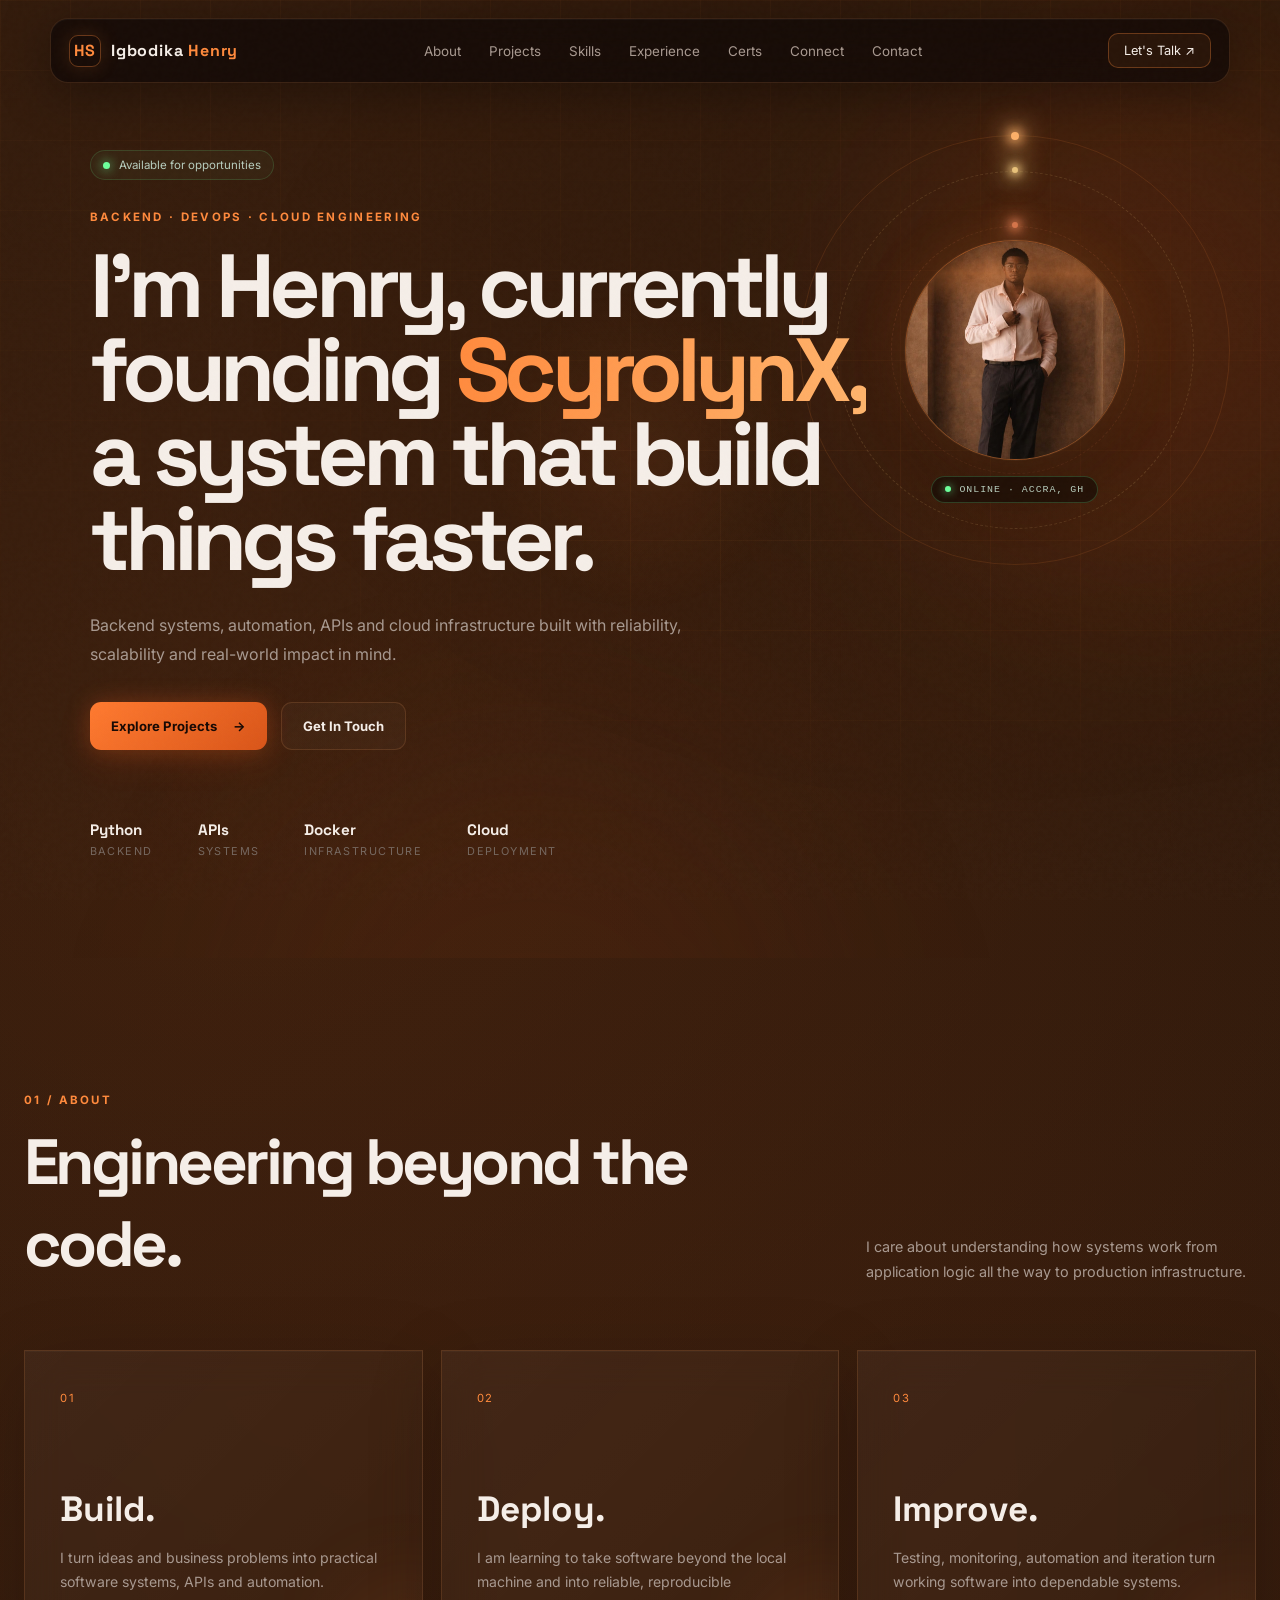
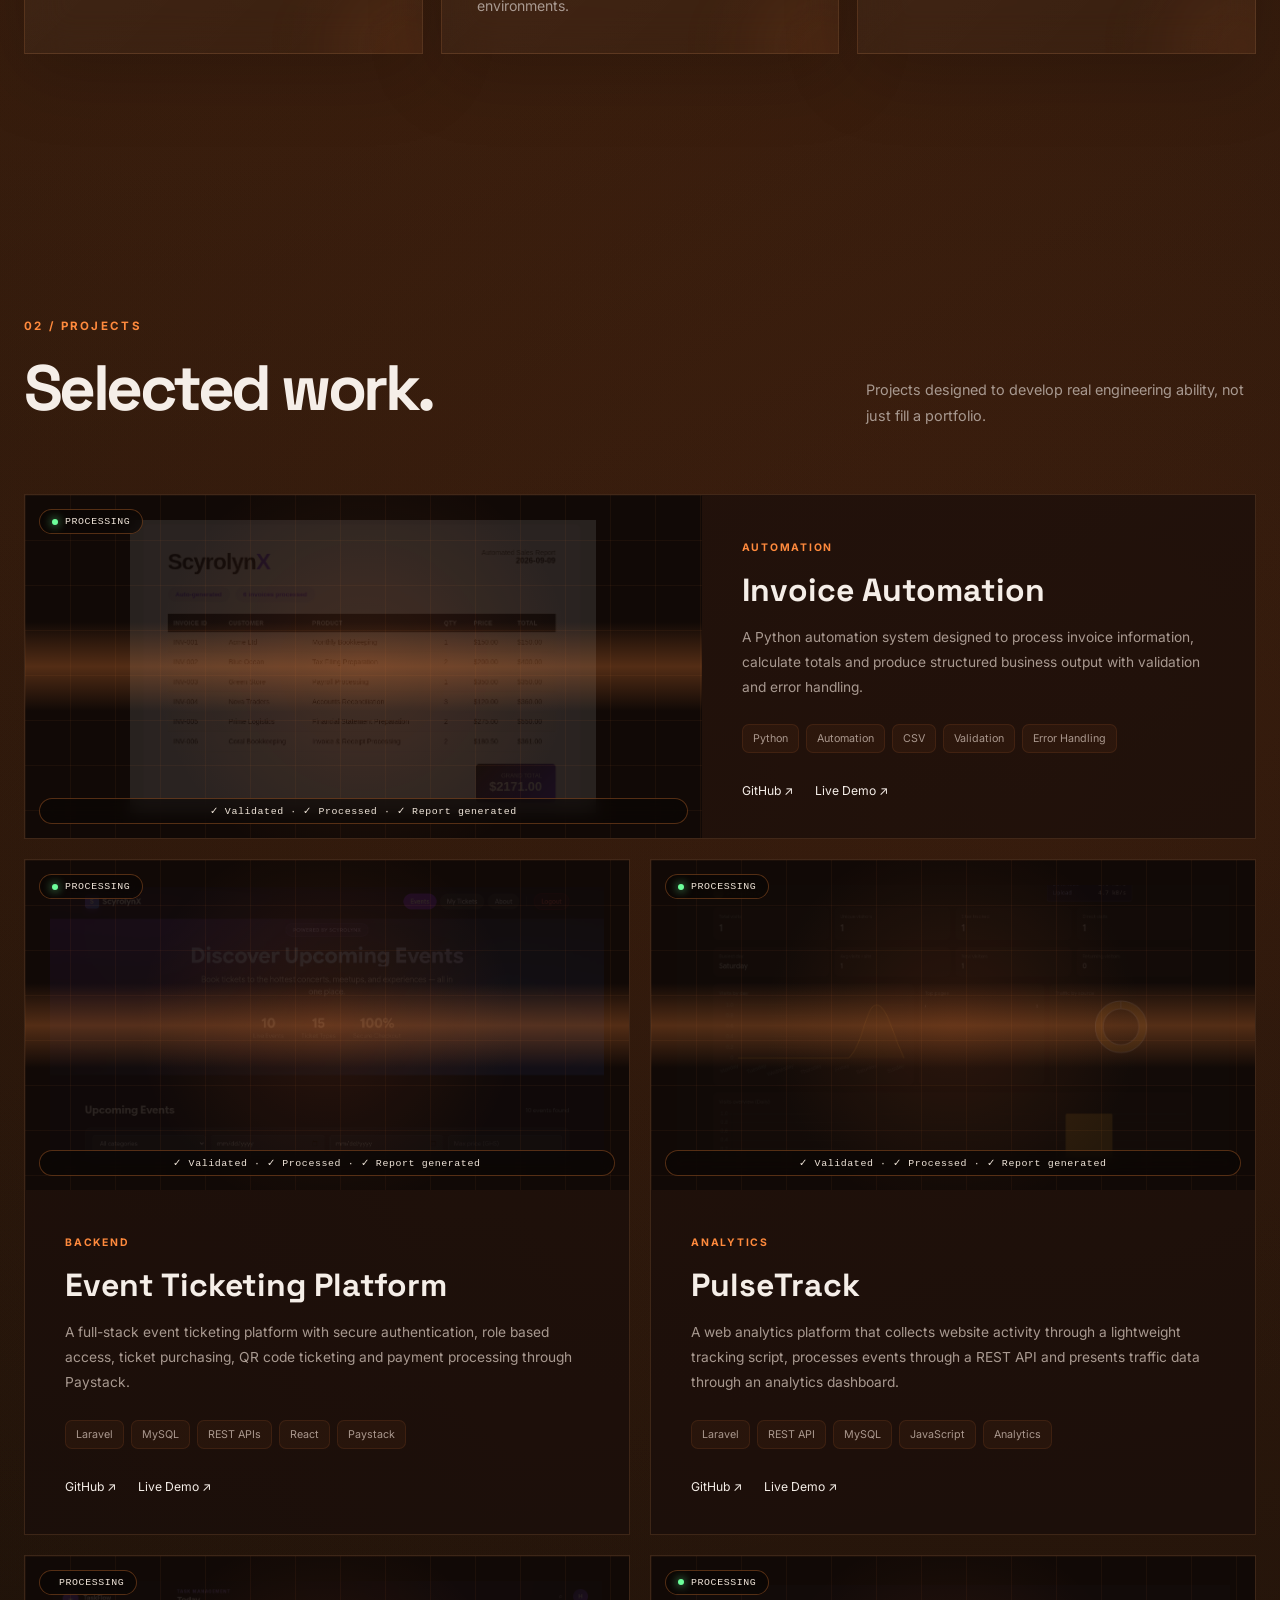
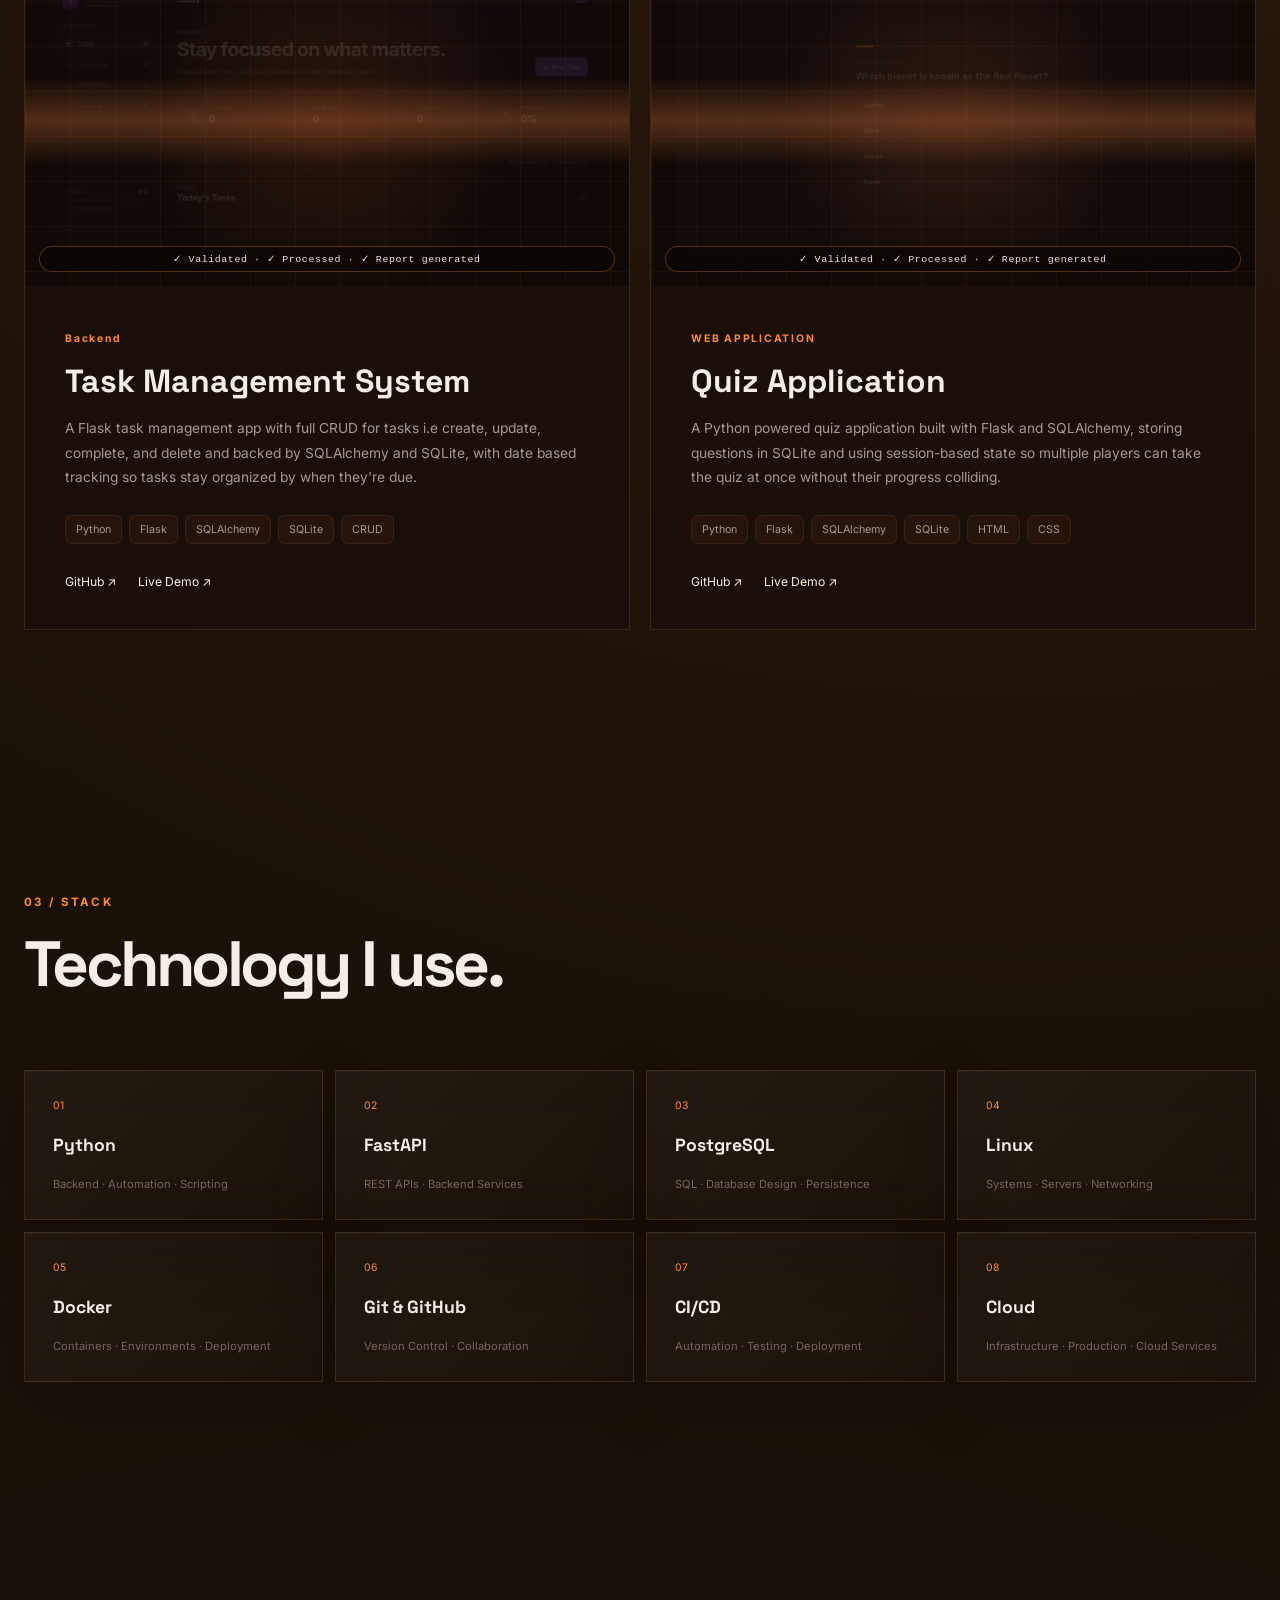
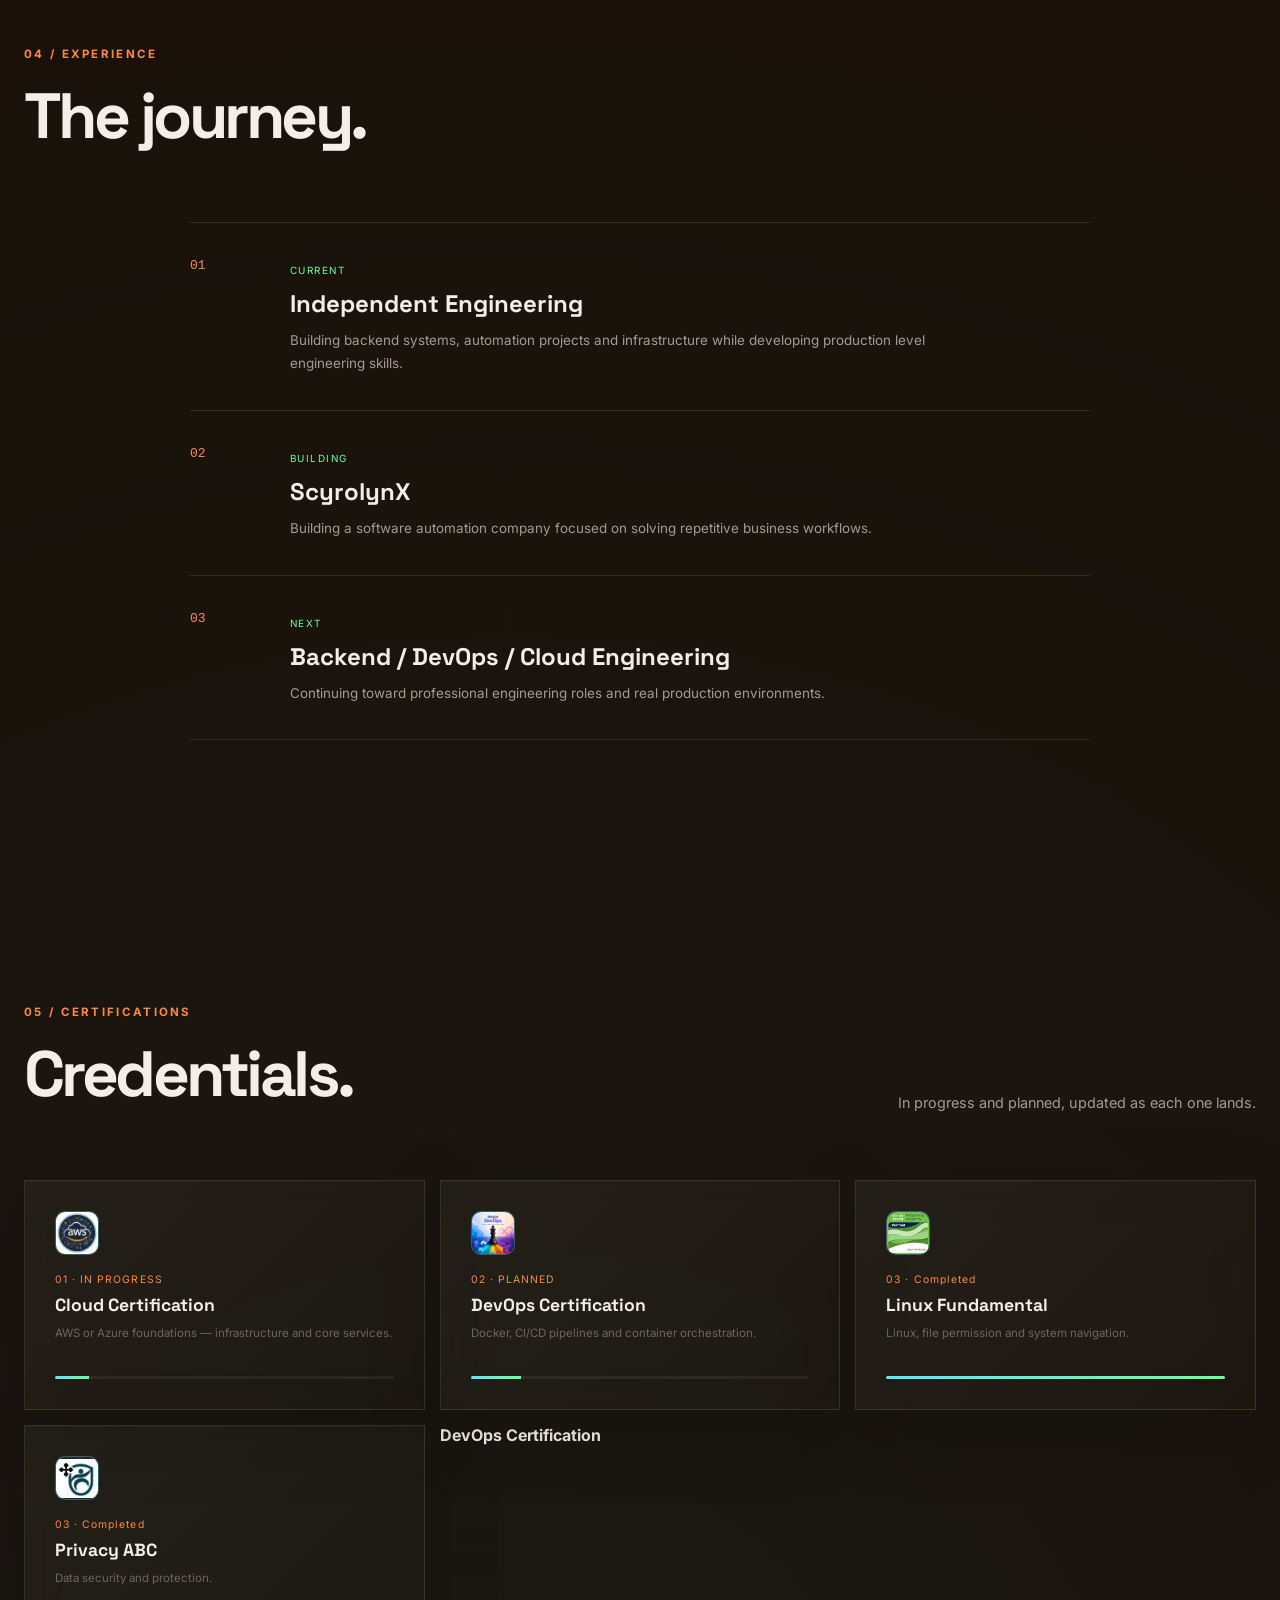
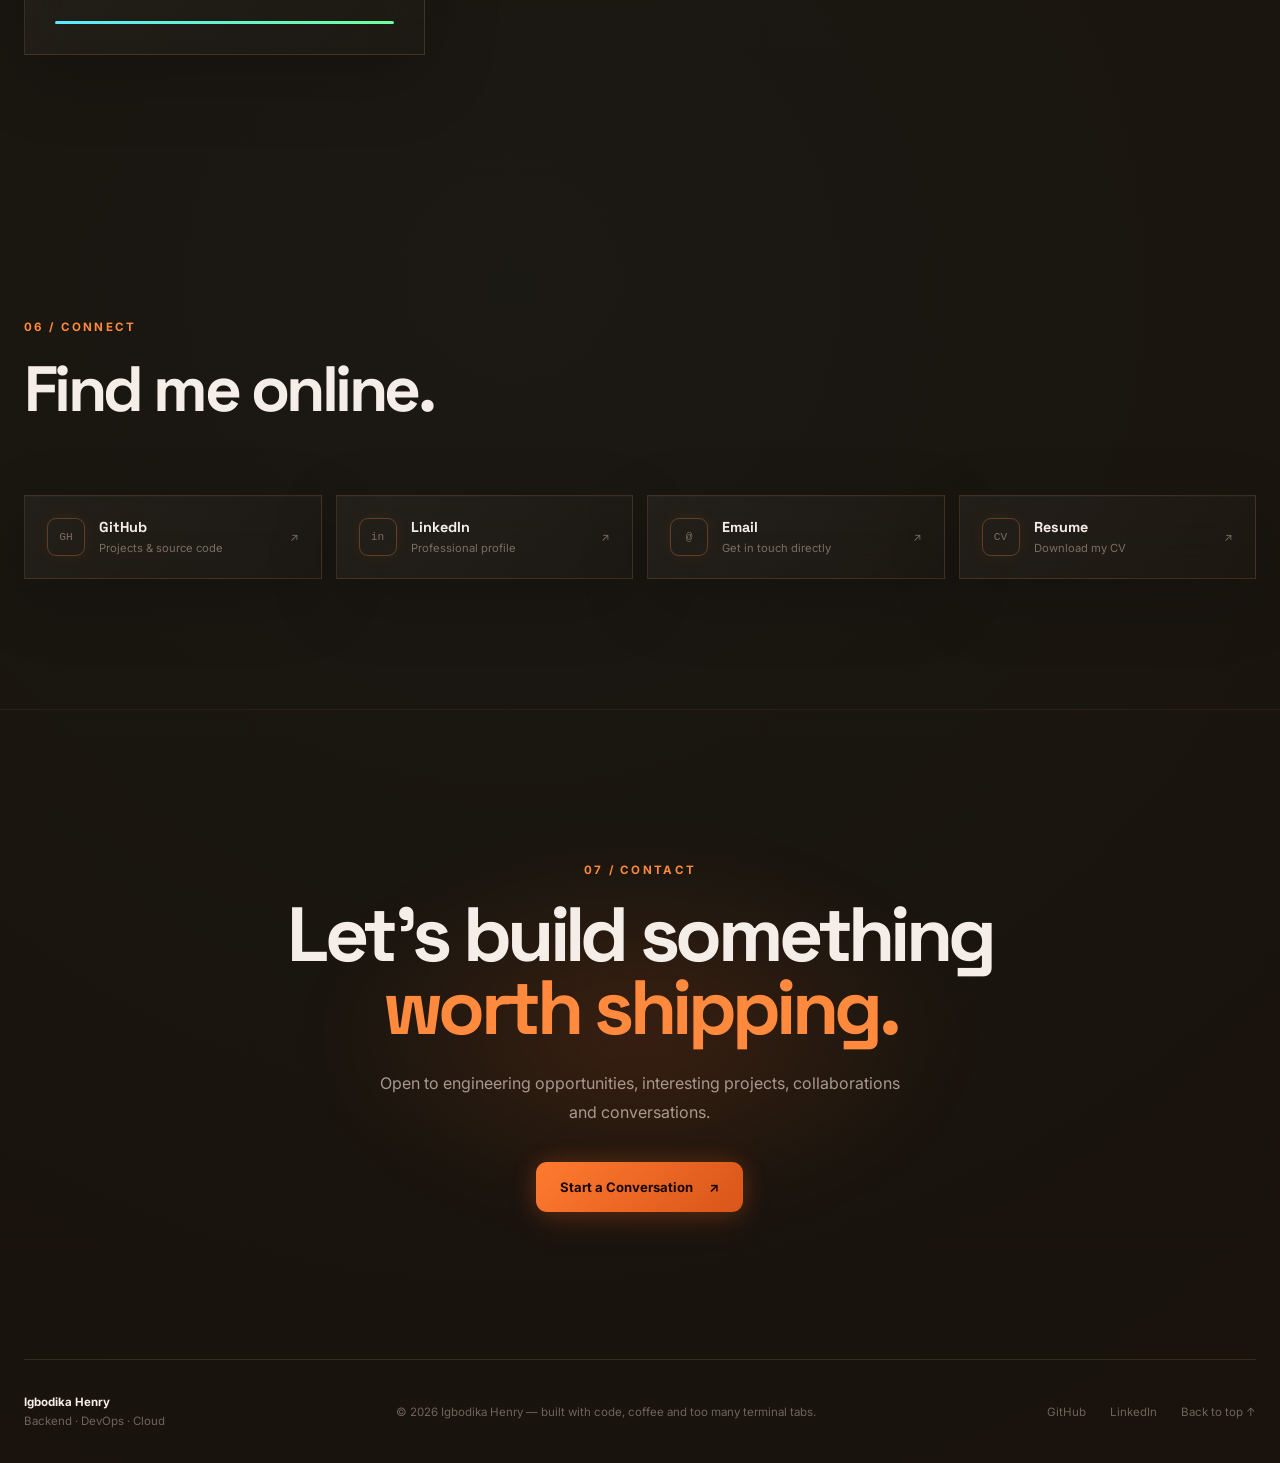
<file: Portfolio/index.html>
<!DOCTYPE html>
<html lang="en">
<head>
    <meta charset="UTF-8">
    <meta name="viewport" content="width=device-width, initial-scale=1.0">

    <title><Img:srcset>Igbodika Henry</Img:srcset> — Backend / DevOps / Cloud Engineer</title>

    <meta
        name="description"
        content="Portfolio of a backend, DevOps and cloud engineering developer."
    >

    <link rel="stylesheet" href="styles.css">
</head>

<body>

    <div class="cursor-glow"></div>
    <div class="noise"></div>
    <div class="background-grid"></div>

    <!-- NAVIGATION -->
    <header class="navbar">

        <a href="#home" class="brand">
            <span class="brand-symbol">HS</span>
            <span>Igbodika <span class="brand-accent">Henry</span></span>
        </a>

        <nav>
            <a href="#about">About</a>
            <a href="#projects">Projects</a>
            <a href="#skills">Skills</a>
            <a href="#experience">Experience</a>
            <a href="#certifications">Certs</a>
            <a href="#connect">Connect</a>
            <a href="#contact">Contact</a>
        </nav>

        <a href="#contact" class="nav-cta">
            Let's Talk
            <span>↗</span>
        </a>

    </header>


    <main>

        <!-- HERO -->
        <section id="home" class="hero">

            <div class="hero-light hero-light-one"></div>
            <div class="hero-light hero-light-two"></div>

            <div class="hero-grid"></div>

            <canvas id="matrix-canvas"></canvas>

            <div class="hero-photo reveal">
                <div class="hero-photo-frame">
                    <img src="assets/images/profile.jpeg" alt="Portrait" onerror="this.remove()">
                    <span class="hero-photo-placeholder">PHOTO<br>assets/images/profile.jpg</span>
                    <span class="hero-photo-corner tl"></span>
                    <span class="hero-photo-corner br"></span>
                    <span class="hero-photo-scan"></span>
                </div>
                <div class="hero-photo-tag">
                    <span class="status-pip"></span>
                    ONLINE · ACCRA, GH
                </div>
            </div>

            <div class="hero-content reveal">

                <div class="availability">
                    <span></span>
                    Available for opportunities
                </div>

                <p class="hero-label">
                    BACKEND · DEVOPS · CLOUD ENGINEERING
                </p>

                <h1>
                    I'm Henry, currently founding 
                    <span class="gradient-text">ScyrolynX,</span>
                    <br>
                    a system that build things faster.
                </h1>

                <p class="hero-description">
                    Backend systems, automation, APIs and cloud infrastructure
                    built with reliability, scalability and real-world impact
                    in mind.
                </p>

                <div class="hero-buttons">

                    <a href="#projects" class="glow-button">
                        Explore Projects
                        <span>→</span>
                    </a>

                    <a href="#contact" class="outline-button">
                        Get In Touch
                    </a>

                </div>

                <div class="hero-stats">

                    <div>
                        <strong>Python</strong>
                        <span>Backend</span>
                    </div>

                    <div>
                        <strong>APIs</strong>
                        <span>Systems</span>
                    </div>

                    <div>
                        <strong>Docker</strong>
                        <span>Infrastructure</span>
                    </div>

                    <div>
                        <strong>Cloud</strong>
                        <span>Deployment</span>
                    </div>

                </div>

            </div>

            <div class="hero-ring">
                <div class="ring-inner"></div>
                <div class="orbit orbit-outer"><span class="ring-dot dot-amber"></span></div>
                <div class="orbit orbit-mid"><span class="ring-dot dot-gold"></span></div>
                <div class="orbit orbit-inner"><span class="ring-dot dot-copper"></span></div>
            </div>
        </section>


        <!-- ABOUT -->
        <section id="about" class="section">

            <div class="section-heading reveal">
                <div>
                    <span class="section-tag">01 / ABOUT</span>
                    <h2>Engineering beyond the code.</h2>
                </div>

                <p>
                    I care about understanding how systems work from
                    application logic all the way to production infrastructure.
                </p>
            </div>


            <div class="about-layout">

                <div class="about-card glass reveal">

                    <span class="card-number">01</span>

                    <h3>Build.</h3>

                    <p>
                        I turn ideas and business problems into practical
                        software systems, APIs and automation.
                    </p>

                </div>


                <div class="about-card glass reveal">

                    <span class="card-number">02</span>

                    <h3>Deploy.</h3>

                    <p>
                        I am learning to take software beyond the local machine
                        and into reliable, reproducible environments.
                    </p>

                </div>


                <div class="about-card glass reveal">

                    <span class="card-number">03</span>

                    <h3>Improve.</h3>

                    <p>
                        Testing, monitoring, automation and iteration turn
                        working software into dependable systems.
                    </p>

                </div>

            </div>

        </section>


        <!-- PROJECTS -->
        <section id="projects" class="section projects-section">

            <div class="section-heading reveal">

                <div>
                    <span class="section-tag">02 / PROJECTS</span>
                    <h2>Selected work.</h2>
                </div>

                <p>
                    Projects designed to develop real engineering ability,
                    not just fill a portfolio.
                </p>

            </div>


            <div class="projects">

                <!-- PROJECT ONE -->
                <article class="project featured reveal">

                    <div class="project-visual">
                        <img class="project-shot" src="assets/images/project-invoice.png" alt="Invoice automation screenshot" onerror="this.remove()">
                        <div class="visual-grid"></div>

                            <div class="shot-scan"></div>

                        <div class="shot-tag shot-tag-top">
                            <span class="status-pip"></span> PROCESSING
                        </div>

                        <div class="shot-tag shot-tag-bottom">
                            ✓ Validated · ✓ Processed · ✓ Report generated
                        </div>
                    </div>


                    <div class="project-info">

                        <span class="project-category">
                            AUTOMATION
                        </span>

                        <h3>Invoice Automation</h3>

                        <p>
                            A Python automation system designed to process
                            invoice information, calculate totals and produce
                            structured business output with validation and
                            error handling.
                        </p>

                        <div class="tags">
                            <span>Python</span> 
                            <span>Automation</span> 
                            <span>CSV</span> 
                            <span>Validation</span> 
                            <span>Error Handling</span>
                        </div>

                        <div class="project-actions">
                            <a href="https://github.com/ScyrolynX/ScyrolynX" target="_blank">GitHub ↗</a>
                            <a href="#" target="_blank">Live Demo ↗</a>
                        </div>

                    </div>

                </article>


                <!-- PROJECT TWO -->
                <article class="project reveal">

                    <div class="project-visual api-visual">
                        <img class="project-shot" src="assets/images/Ticket.png" alt="Business API screenshot" onerror="this.remove()">
                         <div class="visual-grid"></div>

                            <div class="shot-scan"></div>

                        <div class="shot-tag shot-tag-top">
                            <span class="status-pip"></span> PROCESSING
                        </div>

                        <div class="shot-tag shot-tag-bottom">
                            ✓ Validated · ✓ Processed · ✓ Report generated
                        </div>
                        

                    </div>

                    <div class="project-info">

                        <span class="project-category">
                            BACKEND
                        </span>

                        <h3>Event Ticketing Platform</h3>

                        <p>
                            A full-stack event ticketing platform with secure authentication,
                            role based access, ticket purchasing, QR code ticketing and
                            payment processing through Paystack.
                        </p>

                        <div class="tags">
                            <span>Laravel</span>
                            <span>MySQL</span>
                            <span>REST APIs</span>
                            <span>React</span>
                            <span>Paystack</span>
                        </div>

                        <div class="project-actions">
                            <a href="https://github.com/ScyrolynX/Event-ticketing-platform" target="_blank">GitHub ↗</a>
                            <a href="#" target="_blank">Live Demo ↗</a>
                        </div>

                    </div>

                </article>


                <!-- PROJECT THREE -->
                <article class="project reveal">

                    <div class="project-visual cloud-visual">
                        <img class="project-shot" src="assets/images/Track.png" alt="Cloud pipeline screenshot" onerror="this.remove()">
                         <div class="visual-grid"></div>

                            <div class="shot-scan"></div>

                        <div class="shot-tag shot-tag-top">
                            <span class="status-pip"></span> PROCESSING
                        </div>

                        <div class="shot-tag shot-tag-bottom">
                            ✓ Validated · ✓ Processed · ✓ Report generated
                        </div>
                    
                    </div>

                    <div class="project-info">

                        <span class="project-category">
                            ANALYTICS
                        </span>

                        <h3>PulseTrack</h3>

                        <p>
                            A web analytics platform that collects website activity through
                            a lightweight tracking script, processes events through a REST API
                            and presents traffic data through an analytics dashboard.
                        </p>

                        <div class="tags">
                            <span>Laravel</span>
                            <span>REST API</span>
                            <span>MySQL</span>
                            <span>JavaScript</span>
                            <span>Analytics</span>
                        </div>

                        <div class="project-actions">
                            <a href="https://github.com/ScyrolynX/Pulse-track" target="_blank">GitHub ↗</a>
                            <a href="#" target="_blank">Live Demo ↗</a>
                        </div>

                    </div>

                </article>


                <!-- PROJECT FOUR -->
                <article class="project reveal">

                    <div class="project-visual cloud-visual">
                        <img class="project-shot" src="assets/images/Task.png" alt="Cloud pipeline screenshot" onerror="this.remove()">
                         <div class="visual-grid"></div>

                            <div class="shot-scan"></div>

                        <div class="shot-tag shot-tag-top">
                            <span class="st
atus-pip"></span> PROCESSING
                        </div>

                        <div class="shot-tag shot-tag-bottom">
                            ✓ Validated · ✓ Processed · ✓ Report generated
                        </div>
                    
                    </div>

                    <div class="project-info">

                        <span class="project-category">
                            Backend
                        </span>

                        <h3>Task Management System</h3>

                        <p>
                            A Flask task management app with full CRUD for tasks i.e create, update,
                            complete, and delete and backed by SQLAlchemy and SQLite, with date based
                            tracking so tasks stay organized by when they're due.
                        </p>

                        <div class="tags">
                            <span>Python</span>
                            <span>Flask</span>
                            <span>SQLAlchemy</span>
                            <span>SQLite</span>
                            <span>CRUD</span>
                        </div>

                        <div class="project-actions">
                            <a href="https://github.com/ScyrolynX/Task-Management-System/" target="_blank">GitHub ↗</a>
                            <a href="https://task-management-system-dtwz.onrender.com/" target="_blank">Live Demo ↗</a>
                        </div>

                    </div>

                </article>

                <!-- PROJECT FIVE -->
                <article class="project reveal">

                    <div class="project-visual cloud-visual">
                        <img class="project-shot" src="assets/images/Quiz.png" alt="Cloud pipeline screenshot" onerror="this.remove()">
                         <div class="visual-grid"></div>

                            <div class="shot-scan"></div>

                        <div class="shot-tag shot-tag-top">
                            <span class="status-pip"></span> PROCESSING
                        </div>

                        <div class="shot-tag shot-tag-bottom">
                            ✓ Validated · ✓ Processed · ✓ Report generated
                        </div>
                    
                    </div>

                    <div class="project-info">

                        <span class="project-category">
                            WEB APPLICATION
                        </span>

                        <h3>Quiz Application</h3>

                        <p>
                            A Python powered quiz application built with Flask and SQLAlchemy, storing
                            questions in SQLite and using session-based state so multiple players can
                            take the quiz at once without their progress colliding.
                        </p>

                        <div class="tags">
                            <span>Python</span>
                            <span>Flask</span>
                            <span>SQLAlchemy</span>
                            <span>SQLite</span>
                            <span>HTML</span>
                            <span>CSS</span>
                        </div>

                        <div class="project-actions">
                            <a href="https://github.com/ScyrolynX/QUIZ/" target="_blank">GitHub ↗</a>
                            <a href="https://question-system-97ax.onrender.com/" target="_blank">Live Demo ↗</a>
                        </div>

                    </div>

                </article>

            </div>

        </section>


        <!-- SKILLS -->
        <section id="skills" class="section">

            <div class="section-heading reveal">

                <div>
                    <span class="section-tag">03 / STACK</span>
                    <h2>Technology I use.</h2>
                </div>

            </div>


            <div class="skills-grid">

                <div class="skill glass reveal">
                    <span>01</span>
                    <strong>Python</strong>
                    <p>Backend · Automation · Scripting</p>
                </div>

                <div class="skill glass reveal">
                    <span>02</span>
                    <strong>FastAPI</strong>
                    <p>REST APIs · Backend Services</p>
                </div>

                <div class="skill glass reveal">
                    <span>03</span>
                    <strong>PostgreSQL</strong>
                    <p>SQL · Database Design · Persistence</p>
                </div>

                <div class="skill glass reveal">
                    <span>04</span>
                    <strong>Linux</strong>
                    <p>Systems · Servers · Networking</p>
                </div>

                <div class="skill glass reveal">
                    <span>05</span>
                    <strong>Docker</strong>
                    <p>Containers · Environments · Deployment</p>
                </div>

                <div class="skill glass reveal">
                    <span>06</span>
                    <strong>Git & GitHub</strong>
                    <p>Version Control · Collaboration</p>
                </div>

                <div class="skill glass reveal">
                    <span>07</span>
                    <strong>CI/CD</strong>
                    <p>Automation · Testing · Deployment</p>
                </div>

                <div class="skill glass reveal">
                    <span>08</span>
                    <strong>Cloud</strong>
                    <p>Infrastructure · Production · Cloud Services</p>
                </div>

            </div>

        </section>


        <!-- EXPERIENCE -->
        <section id="experience" class="section">

            <div class="section-heading reveal">

                <div>
                    <span class="section-tag">04 / EXPERIENCE</span>
                    <h2>The journey.</h2>
                </div>

            </div>


            <div class="timeline">

                <div class="timeline-item reveal">

                    <span class="timeline-number">01</span>

                    <div>
                        <span class="timeline-label">CURRENT</span>
                        <h3>Independent Engineering</h3>
                        <p>
                            Building backend systems, automation projects and
                            infrastructure while developing production level
                            engineering skills.
                        </p>
                    </div>

                </div>


                <div class="timeline-item reveal">

                    <span class="timeline-number">02</span>

                    <div>
                        <span class="timeline-label">BUILDING</span>
                        <h3>ScyrolynX</h3>
                        <p>
                            Building a software automation company focused on
                            solving repetitive business workflows.
                        </p>
                    </div>

                </div>


                <div class="timeline-item reveal">

                    <span class="timeline-number">03</span>

                    <div>
                        <span class="timeline-label">NEXT</span>
                        <h3>Backend / DevOps / Cloud Engineering</h3>
                        <p>
                            Continuing toward professional engineering roles
                            and real production environments.
                        </p>
                    </div>

                </div>

            </div>

        </section>


        <!-- CERTIFICATIONS -->
        <section id="certifications" class="section">

            <div class="section-heading reveal">

                <div>
                    <span class="section-tag">05 / CERTIFICATIONS</span>
                    <h2>Credentials.</h2>
                </div>

                <p>
                    In progress and planned, updated as each one lands.
                </p>

            </div>


            <div class="cert-grid">

                <div class="cert glass reveal">
                    <div class="cert-badge">
                        <img src="assets/images/aws.jpg" alt="Cloud certification badge" onerror="this.parentElement.textContent='☁'">
                    </div>
                    <span>01 · IN PROGRESS</span>
                    <strong>Cloud Certification</strong>
                    <p>AWS or Azure foundations — infrastructure and core services.</p>
                    <div class="cert-progress"><div style="width:10%"></div></div>
                </div>

                <div class="cert glass reveal">
                    <div class="cert-badge">
                        <img src="assets/images/devop.jpg" alt="DevOps certification badge" onerror="this.parentElement.textContent='⚙'">
                    </div>
                    <span>02 · PLANNED</span>
                    <strong>DevOps Certification</strong>
                    <p>Docker, CI/CD pipelines and container orchestration.</p>
                    <div class="cert-progress"><div style="width:15%"></div></div>
                </div>

                <div class="cert glass reveal">
                    <div class="cert-badge">
                        <img src="assets/images/linux.png" alt="Custom certification badge" onerror="this.parentElement.textContent='+'">
                    </div>
                    <span>03 · Completed</span>
                    <strong>Linux Fundamental</strong>
                    <p>Linux, file permission and system navigation.</p>
                    <div class="cert-progress"><div style="width:100%"></div></div>
                </div>

                <div class="cert glass reveal">
                    <div class="cert-badge">
                        <img src="assets/images/privacy.png" alt="Custom certification badge" onerror="this.parentElement.textContent='+'">
                    </div>
                    <span>03 · Completed</span>
                    <strong>Privacy ABC</strong>
                    <p>Data security and protection.</p>
                    <div class="cert-progress"><div style="width:100%"></div></div>
                </div>
                    <strong>DevOps Certification</strong>

            </div>

        </section>


        <!-- CONNECT -->
        <section id="connect" class="section">

            <div class="section-heading reveal">

                <div>
                    <span class="section-tag">06 / CONNECT</span>
                    <h2>Find me online.</h2>
                </div>

            </div>


            <div class="links-grid">

                <a href="https://github.com/ScyrolynX/" class="link-card glass reveal" target="_blank" rel="noopener">
                    <span class="link-icon">GH</span>
                    <div>
                        <strong>GitHub</strong>
                        <span>Projects &amp; source code</span>
                    </div>
                    <span class="link-arrow">↗</span>
                </a>

                <a href="https://www.linkedin.com/in/igbodika-henry-linux675codexinspiron/" class="link-card glass reveal" target="_blank" rel="noopener">
                    <span class="link-icon">in</span>
                    <div>
                        <strong>LinkedIn</strong>
                        <span>Professional profile</span>
                    </div>
                    <span class="link-arrow">↗</span>
                </a>

                <a href="codexharry11@gmail.com" class="link-card glass reveal">
                    <span class="link-icon">@</span>
                    <div>
                        <strong>Email</strong>
                        <span>Get in touch directly</span>
                    </div>
                    <span class="link-arrow">↗</span>
                </a>

                <a href="#" class="link-card glass reveal" target="_blank" rel="noopener">
                    <span class="link-icon">CV</span>
                    <div>
                        <strong>Resume</strong>
                        <span>Download my CV</span>
                    </div>
                    <span class="link-arrow">↗</span>
                </a>

            </div>

        </section>


        <!-- CONTACT -->
        <section id="contact" class="contact-section">

            <div class="contact-glow"></div>

            <div class="contact-content reveal">

                <span class="section-tag">07 / CONTACT</span>

                <h2>
                    Let's build something
                    <span>worth shipping.</span>
                </h2>

                <p>
                    Open to engineering opportunities, interesting projects,
                    collaborations and conversations.
                </p>

                <a
                    href="mailto:your@email.com"
                    class="glow-button large-button"
                >
                    Start a Conversation
                    <span>↗</span>
                </a>

            </div>

        </section>

    </main>


    <!-- FOOTER -->
    <footer>

        <div>
            <strong>Igbodika Henry</strong>
            <span>Backend · DevOps · Cloud</span>
        </div>

        <p>© 2026 Igbodika Henry — built with code, coffee and too many terminal tabs.</p>

        <div class="footer-links">
            <a href="#" target="_blank" rel="noopener">GitHub</a>
            <a href="#" target="_blank" rel="noopener">LinkedIn</a>
            <a href="#home">Back to top ↑</a>
        </div>

    </footer>


    <script src="script.js"></script>

</body>
</html>
</file>
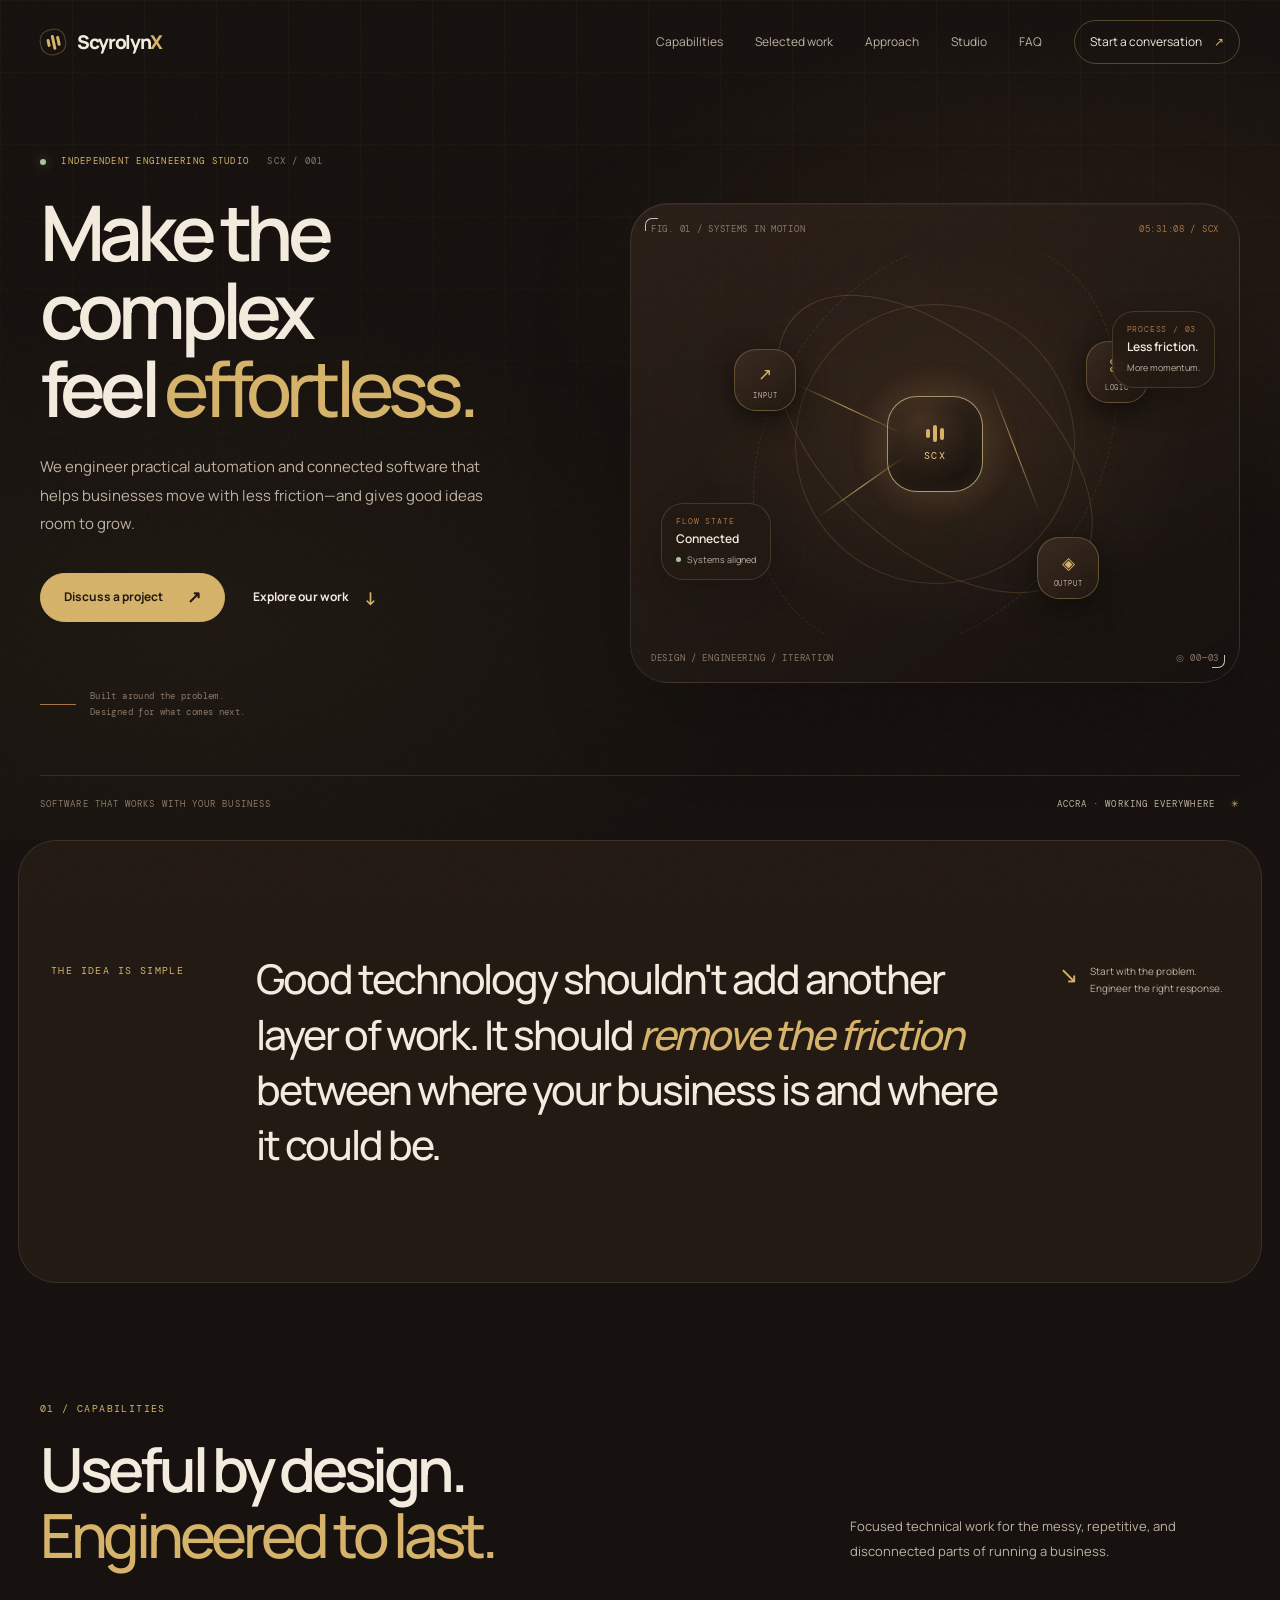
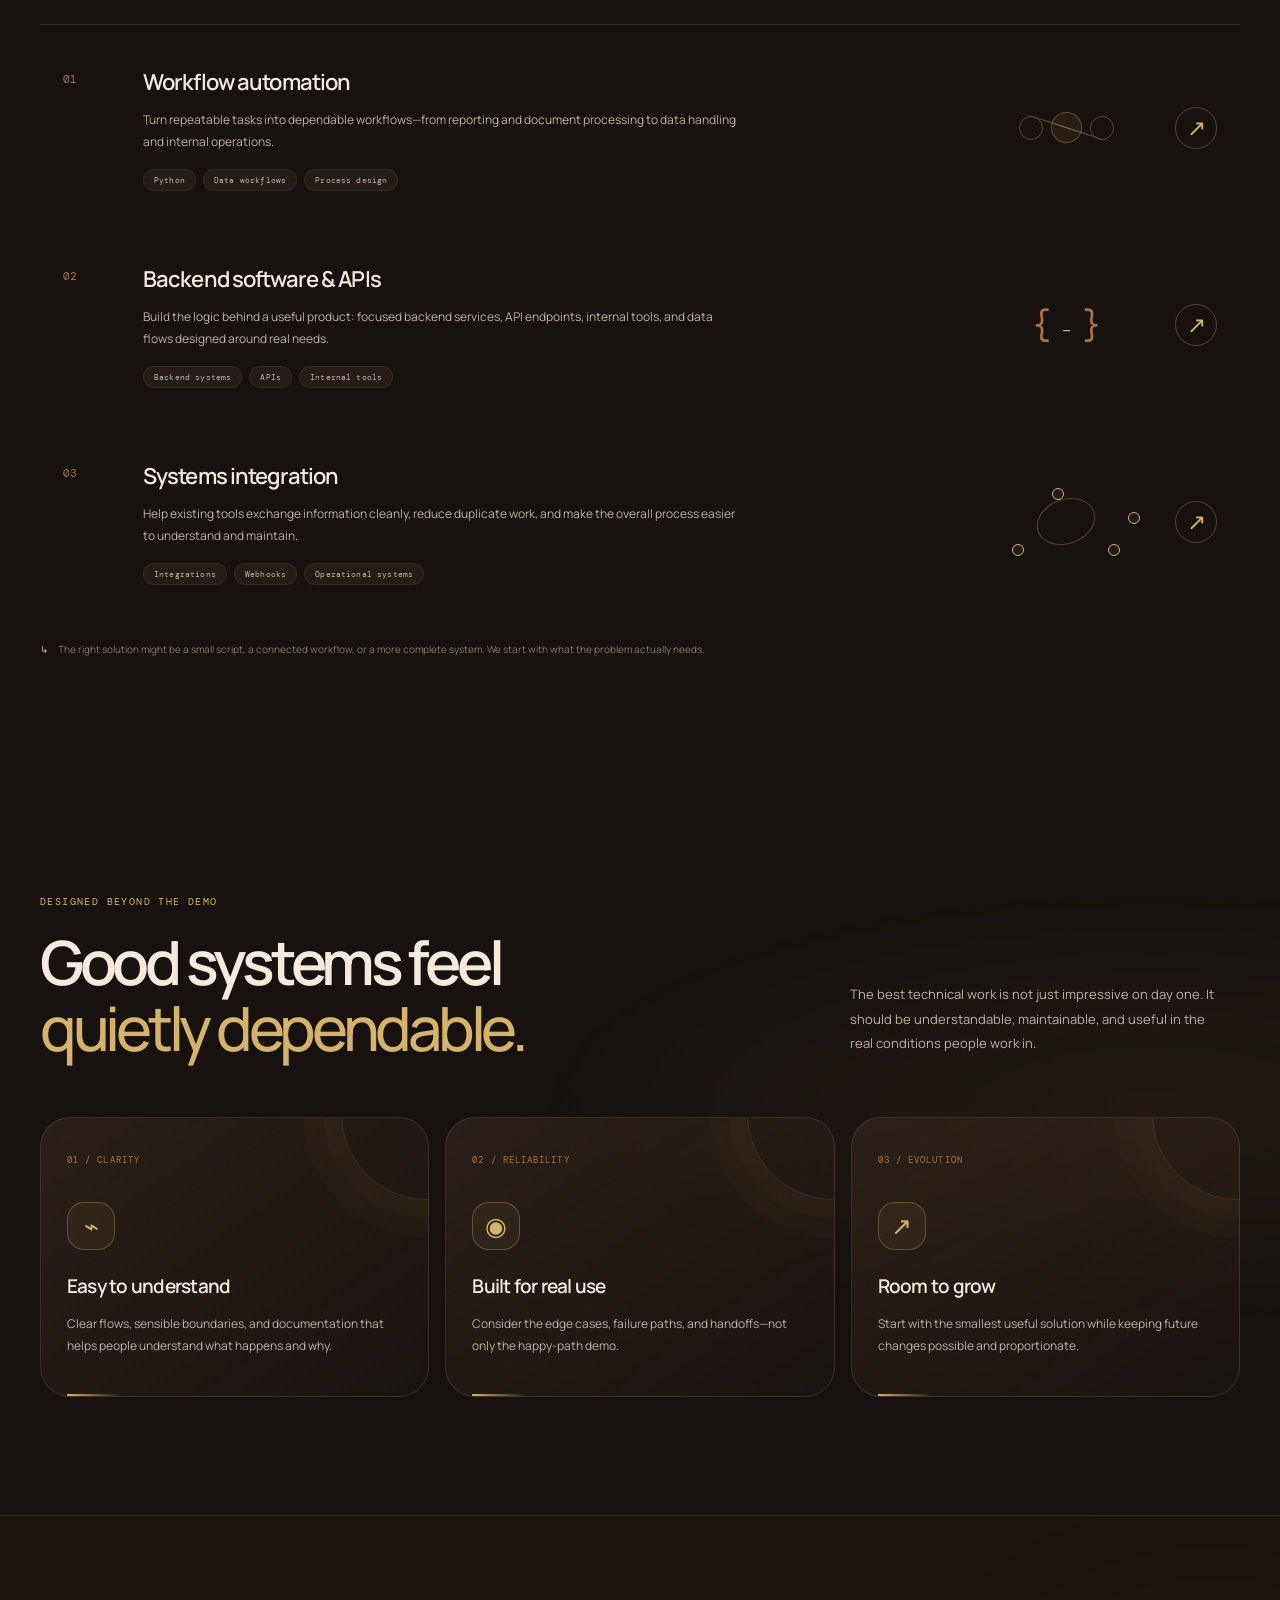
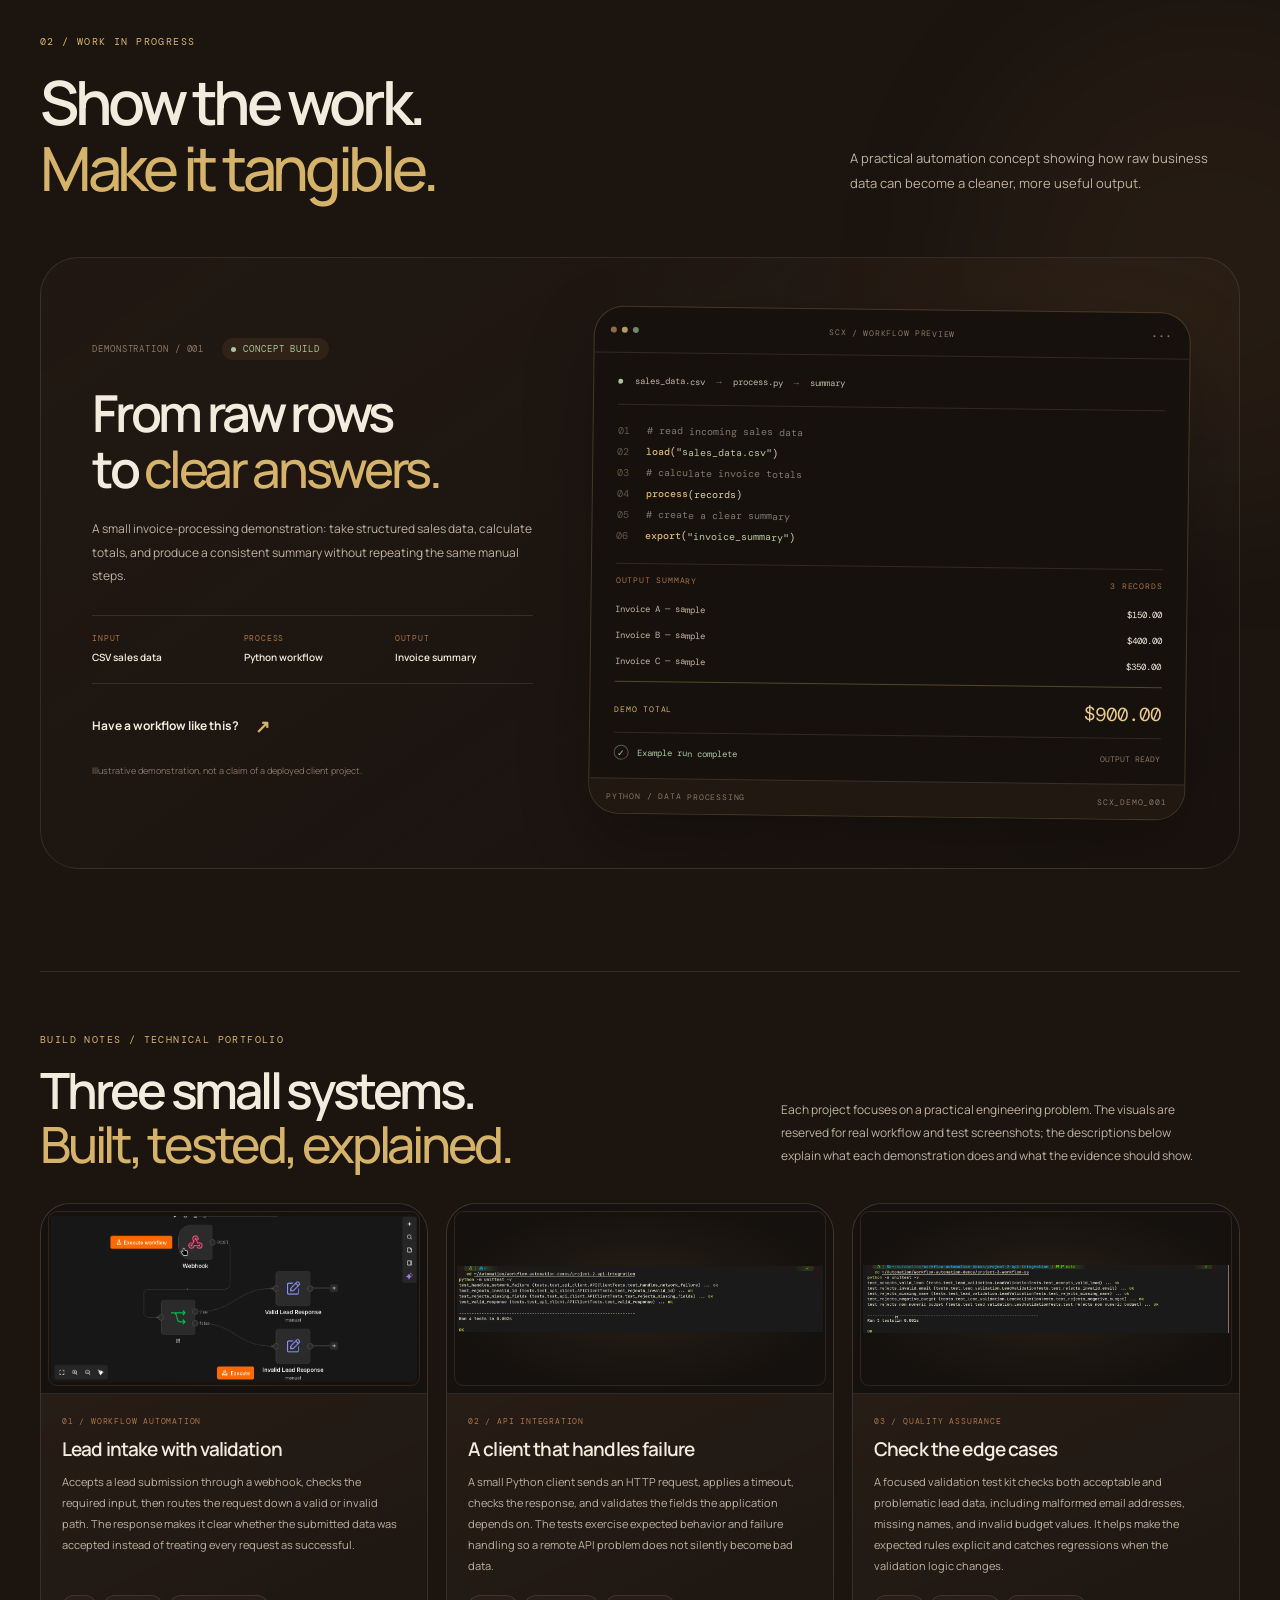
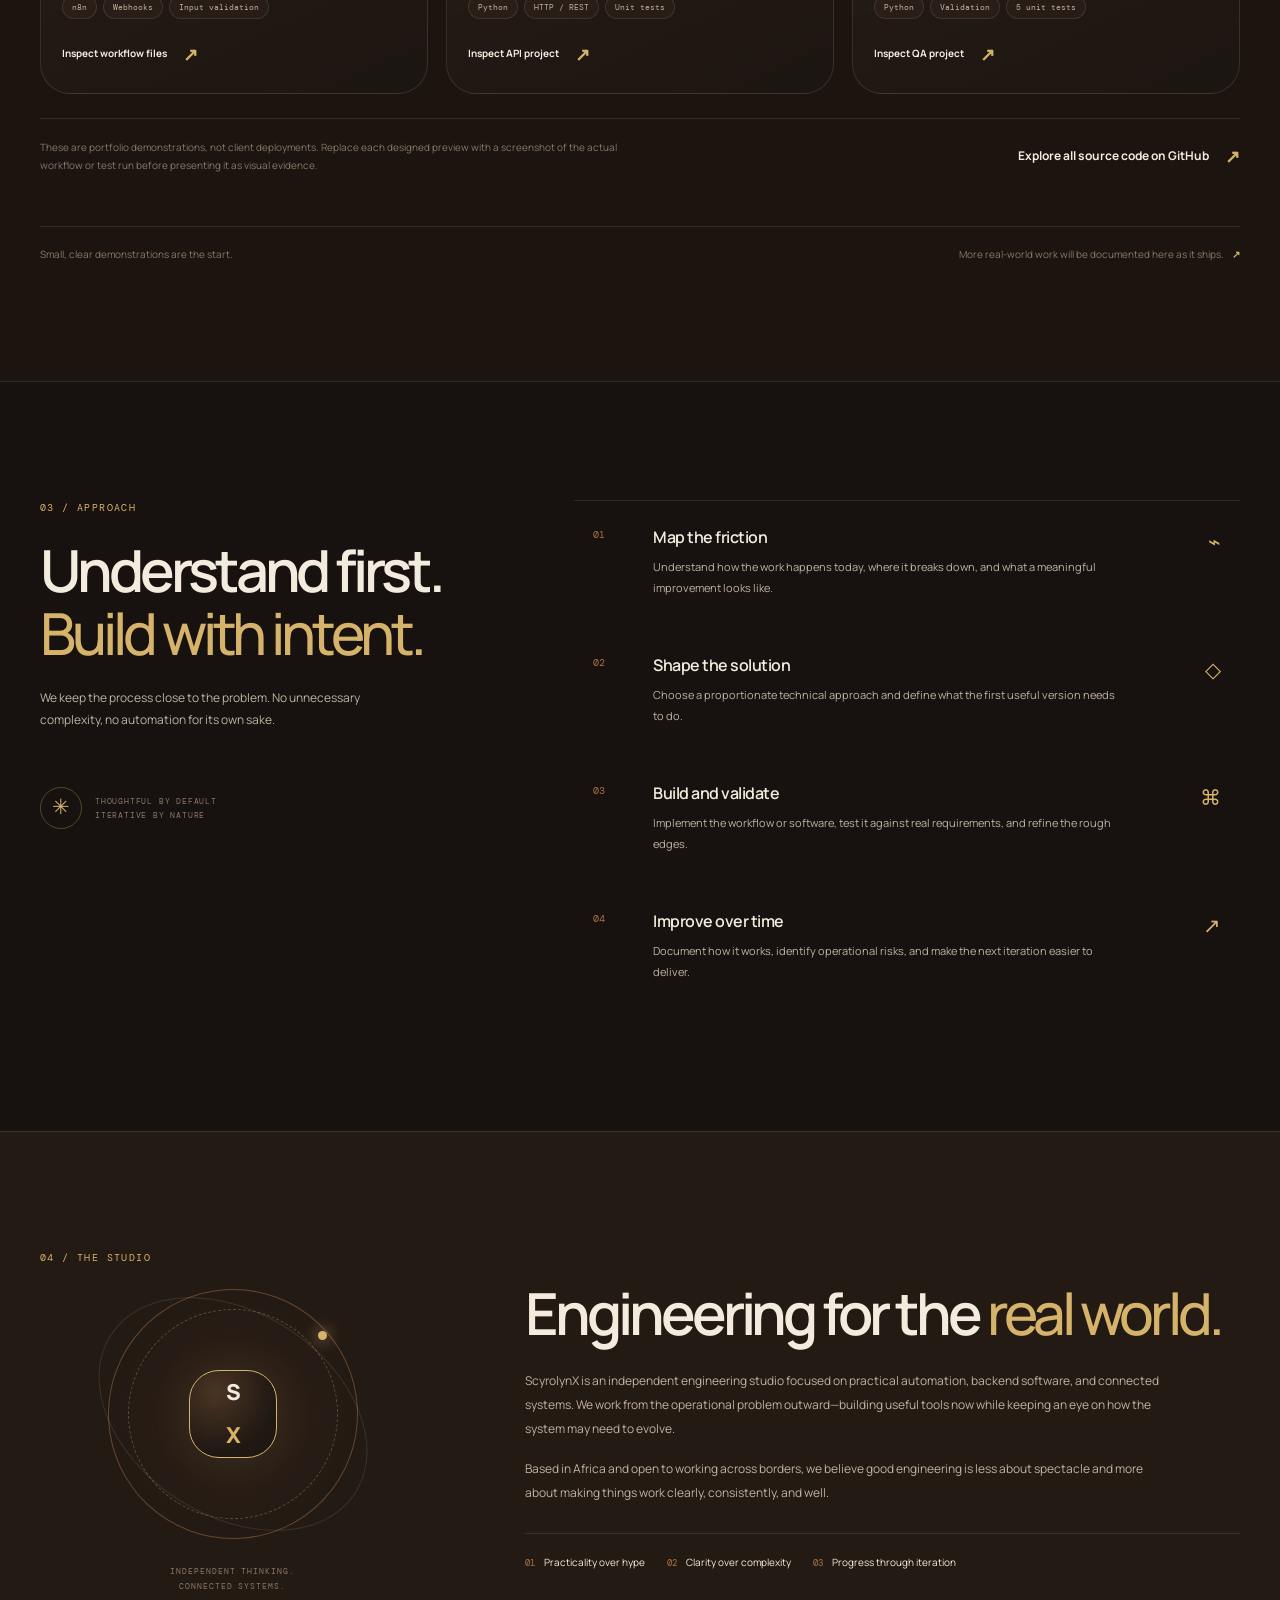
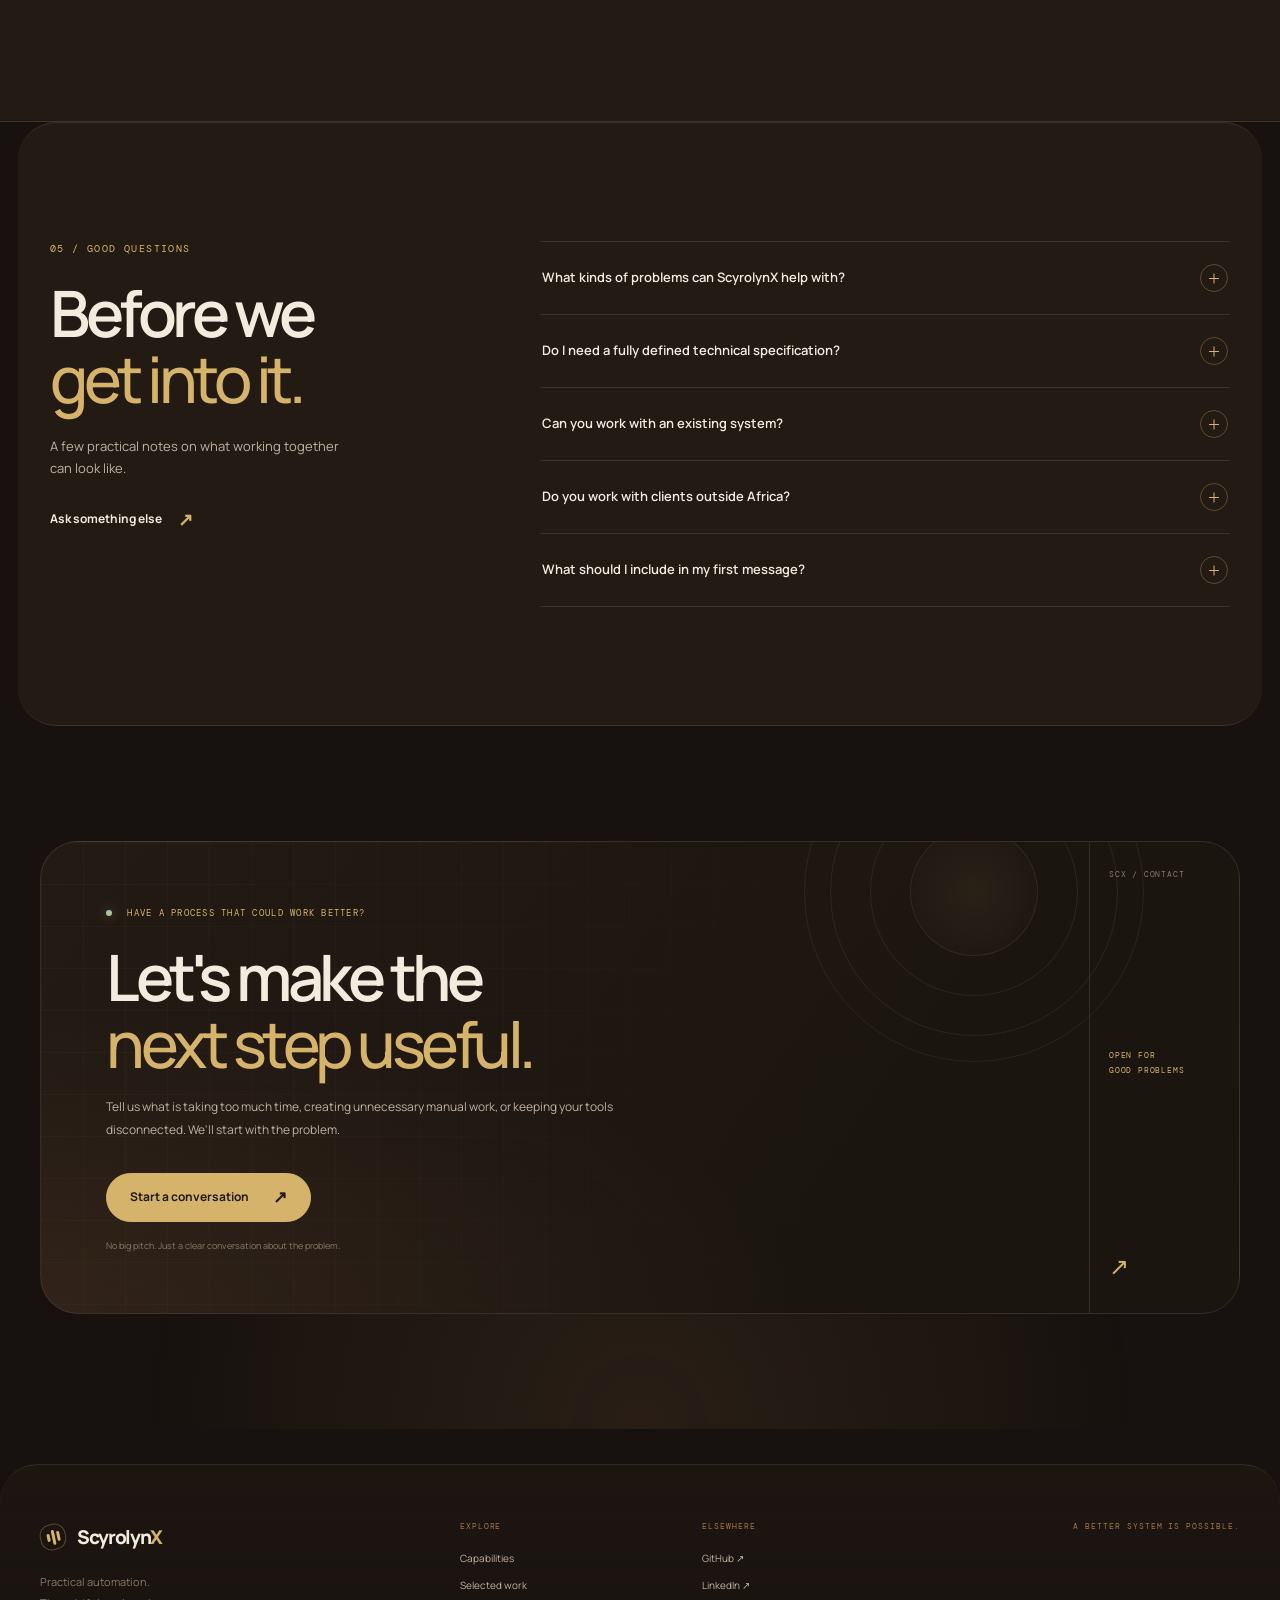
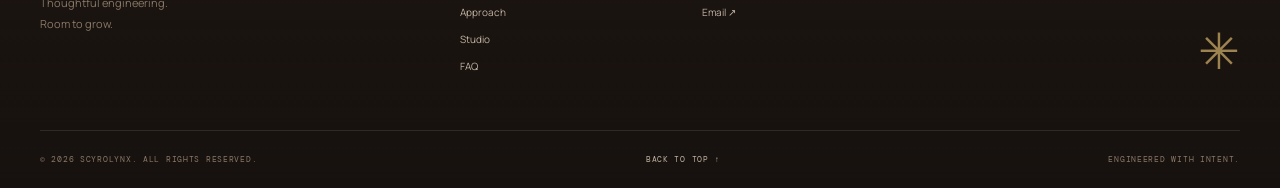
<file: website/index.html>
<!doctype html>

<html lang="en">

<head>

  <meta charset="utf-8">

  <meta name="viewport" content="width=device-width, initial-scale=1">

  <meta name="theme-color" content="#17120f">

  <meta name="description" content="ScyrolynX engineers practical automation, connected software, and dependable digital systems for growing businesses.">

  <title>ScyrolynX — Systems for what comes next</title>

  <link rel="preconnect" href="https://fonts.googleapis.com">

  <link rel="preconnect" href="https://fonts.gstatic.com" crossorigin>

  <link href="https://fonts.googleapis.com/css2?family=DM+Mono:wght@400;500&family=Manrope:wght@400;500;600;700;800&display=swap" rel="stylesheet">

  <link rel="stylesheet" href="styles.css">

</head>

<body>

  <a class="skip-link" href="#main">Skip to content</a>

  <div class="site-grain" aria-hidden="true"></div>

  <header class="site-header" id="top">

    <nav class="navbar wrap" aria-label="Main navigation">

      <a class="brand" href="#top" aria-label="ScyrolynX home"><span class="brand-mark" aria-hidden="true"><i></i><i></i><i></i></span><span>Scyrolyn<span class="brand-x">X</span></span></a>

      <button class="menu-toggle" type="button" aria-expanded="false" aria-controls="primary-nav" aria-label="Open navigation"><span></span><span></span></button>

      <div class="nav-links" id="primary-nav">

        <a href="#services">Capabilities</a><a href="#work">Selected work</a><a href="#approach">Approach</a><a href="#about">Studio</a><a href="#faq">FAQ</a>

        <a class="nav-contact" href="#contact">Start a conversation <span aria-hidden="true">↗</span></a>

      </div>

    </nav>

  </header>



  <main id="main">

    <section class="hero section-pad">

      <div class="hero-grid wrap">

        <div class="hero-copy">

          <p class="eyebrow"><span class="status-dot"></span> INDEPENDENT ENGINEERING STUDIO <span class="eyebrow-index">SCX / 001</span></p>

          <h1>Make the complex<br>feel <em>effortless.</em></h1>

          <p class="hero-intro">We engineer practical automation and connected software that helps businesses move with less friction—and gives good ideas room to grow.</p>

          <div class="hero-actions"><a class="button button-gold" href="#contact">Discuss a project <span aria-hidden="true">↗</span></a><a class="text-link" href="#work">Explore our work <span aria-hidden="true">↓</span></a></div>

          <div class="hero-footnote"><span class="footnote-line"></span><span>Built around the problem.<br>Designed for what comes next.</span></div>

        </div>

        <div class="hero-art" aria-label="Abstract illustration of connected software systems">

          <div class="art-topline"><span>FIG. 01 / SYSTEMS IN MOTION</span><span class="art-coordinates">05:31:08 / SCX</span></div>

          <div class="system-stage">

            <div class="orbit orbit-a"></div><div class="orbit orbit-b"></div><div class="orbit orbit-c"></div>

            <div class="orbit-node node-a"><span class="node-glyph">↗</span><small>INPUT</small></div>

            <div class="orbit-node node-b"><span class="node-glyph">⌘</span><small>LOGIC</small></div>

            <div class="orbit-node node-c"><span class="node-glyph">◈</span><small>OUTPUT</small></div>

            <div class="core-halo"></div><div class="core"><span class="core-mark"><i></i><i></i><i></i></span><span>SCX</span></div>

            <span class="data-trail trail-a"></span><span class="data-trail trail-b"></span><span class="data-trail trail-c"></span>

            <div class="floating-note note-left"><span class="note-kicker">FLOW STATE</span><strong>Connected</strong><span class="note-live"><i></i> Systems aligned</span></div>

            <div class="floating-note note-right"><span class="note-kicker">PROCESS / 03</span><strong>Less friction.</strong><span>More momentum.</span></div>

          </div>

          <div class="art-bottomline"><span>DESIGN / ENGINEERING / ITERATION</span><span class="art-coordinate-mark">◎  00—03</span></div>

        </div>

      </div>

      <div class="hero-bottom wrap"><span>SOFTWARE THAT WORKS WITH YOUR BUSINESS</span><span class="hero-bottom-right">ACCRA · WORKING EVERYWHERE <span class="tiny-star">✳</span></span></div>

    </section>



    <section class="manifesto section-pad" aria-label="Studio philosophy">

      <div class="wrap manifesto-inner"><p class="eyebrow">THE IDEA IS SIMPLE</p><p class="manifesto-copy">Good technology shouldn't add another layer of work. It should <span>remove the friction</span> between where your business is and where it could be.</p><div class="manifesto-aside"><span class="aside-symbol">↘</span><span>Start with the problem.<br>Engineer the right response.</span></div></div>

    </section>



    <section class="services section-pad" id="services">

      <div class="wrap">

        <div class="section-heading split-heading"><div><p class="eyebrow">01 / CAPABILITIES</p><h2>Useful by design.<br><em>Engineered to last.</em></h2></div><p class="section-lead">Focused technical work for the messy, repetitive, and disconnected parts of running a business.</p></div>

        <div class="capability-list">

          <article class="capability"><div class="cap-number">01</div><div class="cap-main"><h3>Workflow automation</h3><p>Turn repeatable tasks into dependable workflows—from reporting and document processing to data handling and internal operations.</p><div class="tag-row"><span>Python</span><span>Data workflows</span><span>Process design</span></div></div><div class="cap-symbol symbol-flow" aria-hidden="true"><span></span><span></span><span></span><i></i></div><a class="cap-arrow" href="#contact" aria-label="Discuss workflow automation">↗</a></article>

          <article class="capability"><div class="cap-number">02</div><div class="cap-main"><h3>Backend software & APIs</h3><p>Build the logic behind a useful product: focused backend services, API endpoints, internal tools, and data flows designed around real needs.</p><div class="tag-row"><span>Backend systems</span><span>APIs</span><span>Internal tools</span></div></div><div class="cap-symbol symbol-code" aria-hidden="true"><span>{</span><i>_</i><span>}</span></div><a class="cap-arrow" href="#contact" aria-label="Discuss backend software">↗</a></article>

          <article class="capability"><div class="cap-number">03</div><div class="cap-main"><h3>Systems integration</h3><p>Help existing tools exchange information cleanly, reduce duplicate work, and make the overall process easier to understand and maintain.</p><div class="tag-row"><span>Integrations</span><span>Webhooks</span><span>Operational systems</span></div></div><div class="cap-symbol symbol-network" aria-hidden="true"><i></i><i></i><i></i><i></i><span></span></div><a class="cap-arrow" href="#contact" aria-label="Discuss system integration">↗</a></article>

        </div>

        <p class="capability-note"><span>↳</span> The right solution might be a small script, a connected workflow, or a more complete system. We start with what the problem actually needs.</p>

      </div>

    </section>



    <section class="engineering-values section-pad" aria-labelledby="values-title">

      <div class="wrap">

        <div class="section-heading split-heading"><div><p class="eyebrow">DESIGNED BEYOND THE DEMO</p><h2 id="values-title">Good systems feel<br><em>quietly dependable.</em></h2></div><p class="section-lead">The best technical work is not just impressive on day one. It should be understandable, maintainable, and useful in the real conditions people work in.</p></div>

        <div class="values-grid">

          <article class="value-card"><span class="value-index">01 / CLARITY</span><div class="value-icon" aria-hidden="true">⌁</div><h3>Easy to understand</h3><p>Clear flows, sensible boundaries, and documentation that helps people understand what happens and why.</p><span class="value-line"></span></article>

          <article class="value-card"><span class="value-index">02 / RELIABILITY</span><div class="value-icon" aria-hidden="true">◉</div><h3>Built for real use</h3><p>Consider the edge cases, failure paths, and handoffs—not only the happy-path demo.</p><span class="value-line"></span></article>

          <article class="value-card"><span class="value-index">03 / EVOLUTION</span><div class="value-icon" aria-hidden="true">↗</div><h3>Room to grow</h3><p>Start with the smallest useful solution while keeping future changes possible and proportionate.</p><span class="value-line"></span></article>

        </div>

      </div>

    </section>



    <section class="work section-pad" id="work">

      <div class="wrap">

        <div class="section-heading split-heading"><div><p class="eyebrow">02 / WORK IN PROGRESS</p><h2>Show the work.<br><em>Make it tangible.</em></h2></div><p class="section-lead">A practical automation concept showing how raw business data can become a cleaner, more useful output.</p></div>

        <article class="project-feature">

          <div class="project-copy"><div class="project-meta"><span>DEMONSTRATION / 001</span><span class="project-status"><i></i> CONCEPT BUILD</span></div><h3>From raw rows<br>to <em>clear answers.</em></h3><p>A small invoice-processing demonstration: take structured sales data, calculate totals, and produce a consistent summary without repeating the same manual steps.</p><div class="project-facts"><div><span>INPUT</span><strong>CSV sales data</strong></div><div><span>PROCESS</span><strong>Python workflow</strong></div><div><span>OUTPUT</span><strong>Invoice summary</strong></div></div><a class="text-link" href="#contact">Have a workflow like this? <span aria-hidden="true">↗</span></a><p class="honesty-note">Illustrative demonstration, not a claim of a deployed client project.</p></div>

          <div class="project-console"><div class="console-top"><div class="window-controls"><i></i><i></i><i></i></div><span>SCX / WORKFLOW PREVIEW</span><span class="console-menu">•••</span></div><div class="console-content"><div class="console-path"><span class="path-dot"></span> sales_data.csv <span class="path-arrow">→</span> process.py <span class="path-arrow">→</span> summary</div><div class="code-lines"><p><span class="line-no">01</span><span class="syntax-dim"># read incoming sales data</span></p><p><span class="line-no">02</span><span><b>load</b>(<i>"sales_data.csv"</i>)</span></p><p><span class="line-no">03</span><span class="syntax-dim"># calculate invoice totals</span></p><p><span class="line-no">04</span><span><b>process</b>(records)</span></p><p><span class="line-no">05</span><span class="syntax-dim"># create a clear summary</span></p><p><span class="line-no">06</span><span><b>export</b>(<i>"invoice_summary"</i>)</span></p></div><div class="console-divider"><span>OUTPUT SUMMARY</span><span>3 RECORDS</span></div><div class="result-row"><span>Invoice A — sample</span><strong>$150.00</strong></div><div class="result-row"><span>Invoice B — sample</span><strong>$400.00</strong></div><div class="result-row"><span>Invoice C — sample</span><strong>$350.00</strong></div><div class="result-total"><span>DEMO TOTAL</span><strong>$900.00</strong></div><div class="console-complete"><span class="complete-check">✓</span> Example run complete <span class="complete-time">OUTPUT READY</span></div></div><div class="console-footer"><span>PYTHON / DATA PROCESSING</span><span>SCX_DEMO_001</span></div></div>

        </article>

        <section class="evidence-gallery" aria-labelledby="evidence-title">

          <div class="evidence-heading reveal">

            <div>

              <p class="eyebrow">BUILD NOTES / TECHNICAL PORTFOLIO</p>

              <h3 id="evidence-title">Three small systems.<br><em>Built, tested, explained.</em></h3>

            </div>

            <p>Each project focuses on a practical engineering problem. The visuals are reserved for real workflow and test screenshots; the descriptions below explain what each demonstration does and what the evidence should show.</p>

          </div>

          <div class="evidence-grid">

            <article class="evidence-card reveal">

              <div class="evidence-image evidence-workflow">
                <img
                  src="images/lead-intake.png"
                  alt="n8n lead intake workflow showing a webhook, conditional validation, and valid or invalid response paths"
                  class="evidence-screenshot"
                  loading="lazy"
                >
              </div>


              <div class="evidence-caption">

                <span>01 / WORKFLOW AUTOMATION</span>

                <h4>Lead intake with validation</h4>

                <p>Accepts a lead submission through a webhook, checks the required input, then routes the request down a valid or invalid path. The response makes it clear whether the submitted data was accepted instead of treating every request as successful.</p>

                <div class="evidence-tags"><span>n8n</span><span>Webhooks</span><span>Input validation</span></div>

                <a class="text-link" href="https://github.com/ScyrolynX/workflow-automation-demos/tree/main/project-1-lead-intake" target="_blank" rel="noopener noreferrer">Inspect workflow files <span aria-hidden="true">↗</span></a>

              </div>

            </article>

            <article class="evidence-card reveal">

              <div class="evidence-image evidence-api">
                <img
                  src="images/api-integration.png"
                  alt="Python API client test output showing four passing tests"
                  class="evidence-screenshot"
                  loading="lazy"
                >
              </div>


              <div class="evidence-caption">

                <span>02 / API INTEGRATION</span>

                <h4>A client that handles failure</h4>

                <p>A small Python client sends an HTTP request, applies a timeout, checks the response, and validates the fields the application depends on. The tests exercise expected behavior and failure handling so a remote API problem does not silently become bad data.</p>

                <div class="evidence-tags"><span>Python</span><span>HTTP / REST</span><span>Unit tests</span></div>

                <a class="text-link" href="https://github.com/ScyrolynX/workflow-automation-demos/tree/main/project-2-api-integration" target="_blank" rel="noopener noreferrer">Inspect API project <span aria-hidden="true">↗</span></a>

              </div>

            </article>

            <article class="evidence-card reveal">

              <div class="evidence-image evidence-qa">
                <img
                  src="images/workflow-qa.png"
                  alt="Python lead validation test output showing five passing tests"
                  class="evidence-screenshot"
                  loading="lazy"
                >
              </div>


              <div class="evidence-caption">

                <span>03 / QUALITY ASSURANCE</span>

                <h4>Check the edge cases</h4>

                <p>A focused validation test kit checks both acceptable and problematic lead data, including malformed email addresses, missing names, and invalid budget values. It helps make the expected rules explicit and catches regressions when the validation logic changes.</p>

                <div class="evidence-tags"><span>Python</span><span>Validation</span><span>5 unit tests</span></div>

                <a class="text-link" href="https://github.com/ScyrolynX/workflow-automation-demos/tree/main/project-3-workflow-qa" target="_blank" rel="noopener noreferrer">Inspect QA project <span aria-hidden="true">↗</span></a>

              </div>

            </article>

          </div>

          <div class="evidence-footer"><p>These are portfolio demonstrations, not client deployments. Replace each designed preview with a screenshot of the actual workflow or test run before presenting it as visual evidence.</p><a class="text-link evidence-repo-link" href="https://github.com/ScyrolynX/workflow-automation-demos" target="_blank" rel="noopener noreferrer">Explore all source code on GitHub <span aria-hidden="true">↗</span></a></div>

        </section>

        <div class="work-bottom"><span>Small, clear demonstrations are the start.</span><span>More real-world work will be documented here as it ships. <b>↗</b></span></div>

      </div>

    </section>



    <section class="approach section-pad" id="approach">

      <div class="wrap approach-layout"><div class="approach-intro"><p class="eyebrow">03 / APPROACH</p><h2>Understand first.<br><em>Build with intent.</em></h2><p>We keep the process close to the problem. No unnecessary complexity, no automation for its own sake.</p><div class="approach-stamp"><span class="stamp-icon">✳</span><span>THOUGHTFUL BY DEFAULT<br>ITERATIVE BY NATURE</span></div></div><div class="approach-steps"><article><span class="step-index">01</span><div><h3>Map the friction</h3><p>Understand how the work happens today, where it breaks down, and what a meaningful improvement looks like.</p></div><span class="step-glyph">⌁</span></article><article><span class="step-index">02</span><div><h3>Shape the solution</h3><p>Choose a proportionate technical approach and define what the first useful version needs to do.</p></div><span class="step-glyph">◇</span></article><article><span class="step-index">03</span><div><h3>Build and validate</h3><p>Implement the workflow or software, test it against real requirements, and refine the rough edges.</p></div><span class="step-glyph">⌘</span></article><article><span class="step-index">04</span><div><h3>Improve over time</h3><p>Document how it works, identify operational risks, and make the next iteration easier to deliver.</p></div><span class="step-glyph">↗</span></article></div></div>

    </section>



    <section class="studio section-pad" id="about">

      <div class="wrap studio-inner"><div class="studio-left"><p class="eyebrow">04 / THE STUDIO</p><div class="studio-orbit" aria-hidden="true"><span class="studio-orbit-ring ring-one"></span><span class="studio-orbit-ring ring-two"></span><span class="studio-orbit-core">S<span>X</span></span><i class="studio-orbit-point"></i></div><p class="studio-caption">INDEPENDENT THINKING.<br>CONNECTED SYSTEMS.</p></div><div class="studio-copy"><h2>Engineering for the <em>real world.</em></h2><p>ScyrolynX is an independent engineering studio focused on practical automation, backend software, and connected systems. We work from the operational problem outward—building useful tools now while keeping an eye on how the system may need to evolve.</p><p>Based in Africa and open to working across borders, we believe good engineering is less about spectacle and more about making things work clearly, consistently, and well.</p><div class="studio-principles"><span><b>01</b> Practicality over hype</span><span><b>02</b> Clarity over complexity</span><span><b>03</b> Progress through iteration</span></div></div></div>

    </section>



    <section class="faq section-pad" id="faq">

      <div class="wrap faq-layout">

        <div class="faq-intro"><p class="eyebrow">05 / GOOD QUESTIONS</p><h2>Before we<br><em>get into it.</em></h2><p>A few practical notes on what working together can look like.</p><a class="text-link" href="#contact">Ask something else <span aria-hidden="true">↗</span></a></div>

        <div class="faq-list">

          <details class="faq-item"><summary><span>What kinds of problems can ScyrolynX help with?</span><i aria-hidden="true"></i></summary><div class="faq-answer"><p>Repetitive manual tasks, disconnected tools, data-processing workflows, internal software needs, and focused backend or API work. The first step is understanding the problem before choosing the technology.</p></div></details>

          <details class="faq-item"><summary><span>Do I need a fully defined technical specification?</span><i aria-hidden="true"></i></summary><div class="faq-answer"><p>No. A clear description of the process, what is frustrating about it, and what a better outcome would look like is a useful starting point. We can work out the technical shape from there.</p></div></details>

          <details class="faq-item"><summary><span>Can you work with an existing system?</span><i aria-hidden="true"></i></summary><div class="faq-answer"><p>Potentially, yes. Existing tools, data formats, APIs, and constraints are part of the discovery process. The right approach depends on access, complexity, and the outcome you need.</p></div></details>

          <details class="faq-item"><summary><span>Do you work with clients outside Africa?</span><i aria-hidden="true"></i></summary><div class="faq-answer"><p>ScyrolynX is based in Africa and is open to working with clients across borders. Project fit, communication, scope, and timelines are discussed up front.</p></div></details>

          <details class="faq-item"><summary><span>What should I include in my first message?</span><i aria-hidden="true"></i></summary><div class="faq-answer"><p>Tell us what you are trying to do, how the process works today, what is going wrong or taking too long, and any deadline or existing tools we should know about. You do not need to have the solution figured out.</p></div></details>

        </div>

      </div>

    </section>



    <section class="contact section-pad" id="contact"><div class="wrap contact-panel"><div class="contact-decoration" aria-hidden="true"><span></span><span></span><span></span></div><div class="contact-content"><p class="eyebrow"><span class="status-dot"></span> HAVE A PROCESS THAT COULD WORK BETTER?</p><h2>Let's make the<br><em>next step useful.</em></h2><p>Tell us what is taking too much time, creating unnecessary manual work, or keeping your tools disconnected. We'll start with the problem.</p><a class="button button-gold" href="mailto:scyrolynxweb@gmail.com?subject=ScyrolynX%20project%20enquiry">Start a conversation <span aria-hidden="true">↗</span></a><span class="contact-note">No big pitch. Just a clear conversation about the problem.</span></div><div class="contact-index"><span>SCX / CONTACT</span><span>OPEN FOR<br>GOOD PROBLEMS</span><span class="contact-index-mark">↗</span></div></div></section>

  </main>



  <footer class="site-footer"><div class="wrap footer-main"><div class="footer-brand"><a class="brand" href="#top"><span class="brand-mark" aria-hidden="true"><i></i><i></i><i></i></span><span>Scyrolyn<span class="brand-x">X</span></span></a><p>Practical automation.<br>Thoughtful engineering.<br>Room to grow.</p></div><div class="footer-col"><span class="footer-heading">EXPLORE</span><a href="#services">Capabilities</a><a href="#work">Selected work</a><a href="#approach">Approach</a><a href="#about">Studio</a><a href="#faq">FAQ</a></div><div class="footer-col"><span class="footer-heading">ELSEWHERE</span><a href="https://github.com/ScyrolynX" target="_blank" rel="noopener noreferrer">GitHub ↗</a><a href="https://www.linkedin.com/company/scyrolynx/" target="_blank" rel="noopener noreferrer">LinkedIn ↗</a><a href="mailto:hello@scyrolynx.dpdns.org">Email ↗</a></div><div class="footer-signoff"><span class="footer-heading">A BETTER SYSTEM IS POSSIBLE.</span><span class="footer-symbol">✳</span></div></div><div class="wrap footer-bottom"><span>© 2026 SCYROLYNX. ALL RIGHTS RESERVED.</span><a href="#top">BACK TO TOP ↑</a><span>ENGINEERED WITH INTENT.</span></div></footer>

  <script src="script.js"></script>
  <script src="lightbox.js"></script>

</body>

</html>
</file>
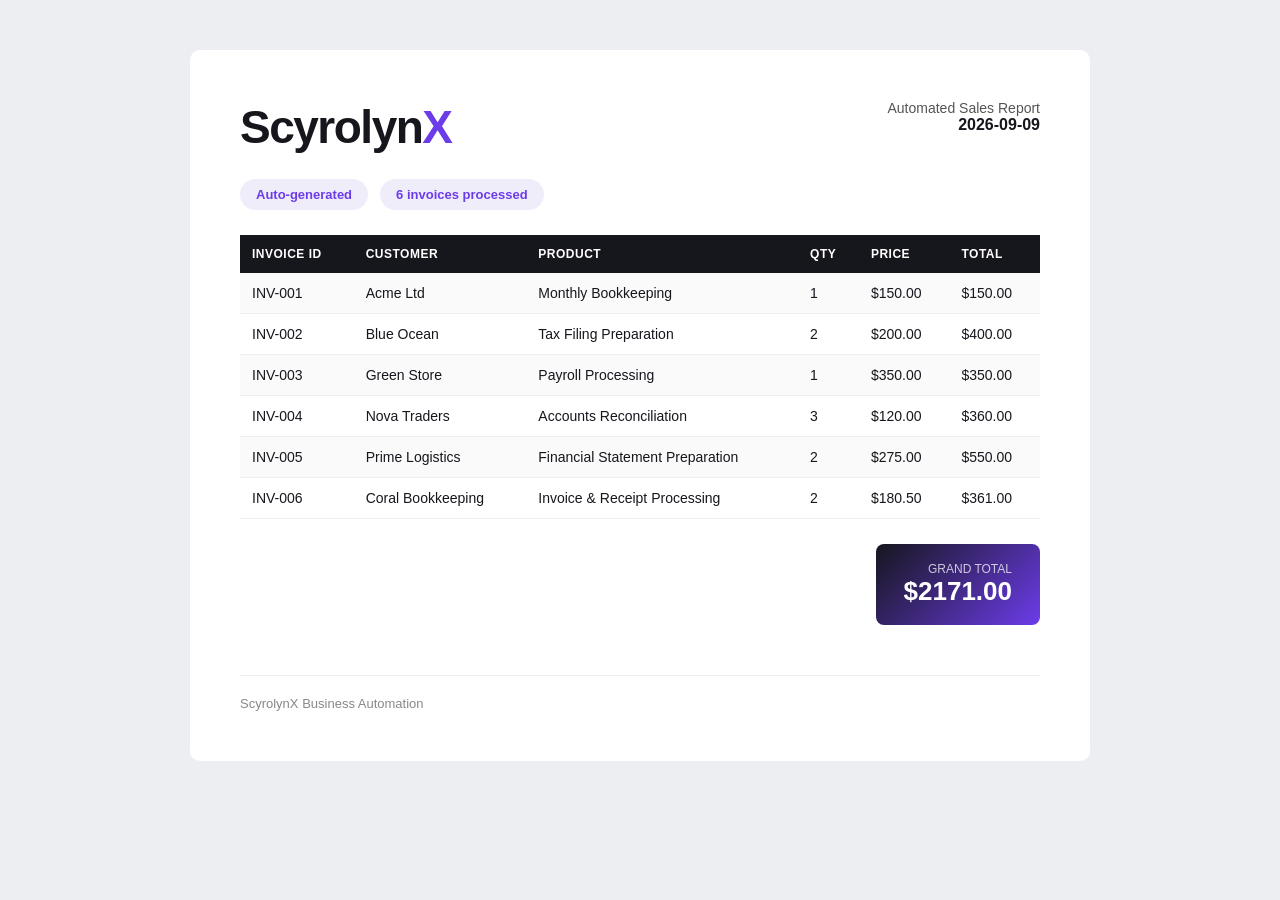
<file: Engineering/Projects/invoice-automation/sales_report.html>
<!DOCTYPE html>
<html><head><meta charset="utf-8"><title>ScyrolynX Sales Report</title>
<style>
body {
    font-family: 'Helvetica Neue', Arial, sans-serif;
    margin: 0; padding: 50px;
    background: #eceef2; color: #16161d;
}
.container {
    background: white; max-width: 800px; margin: 0 auto;
    padding: 50px; border-radius: 10px;
}
.top {
    display: flex; justify-content: space-between; align-items: flex-start;
}
.wordmark {
    font-size: 46px; font-weight: 800; letter-spacing: -1.5px; margin: 0;
}
.wordmark span { color: #6c3ce9; }
.invoice-to { text-align: right; font-size: 14px; color: #555; }
.invoice-to strong { color: #16161d; font-size: 16px; }
.tags { margin: 25px 0; display: flex; gap: 12px; flex-wrap: wrap; }
.tag {
    background: #f0edfb; color: #6c3ce9; padding: 8px 16px;
    border-radius: 20px; font-size: 13px; font-weight: 600;
}
table { border-collapse: collapse; width: 100%; margin-top: 10px; }
th {
    background: #16161d; color: white; text-align: left; padding: 12px;
    font-size: 12px; text-transform: uppercase; letter-spacing: 0.5px;
}
td { padding: 12px; border-bottom: 1px solid #eee; font-size: 14px; }
tr:nth-child(even) td { background: #fafafa; }
.summary {
    display: flex; justify-content: flex-end; align-items: center;
    gap: 20px; margin-top: 25px;
}
.summary-lines { text-align: right; font-size: 14px; color: #555; }
.total-box {
    background: linear-gradient(135deg, #16161d, #6c3ce9);
    color: white; padding: 18px 28px; border-radius: 8px; text-align: right;
}
.total-box .label { font-size: 12px; opacity: 0.75; text-transform: uppercase; }
.total-box .amount { font-size: 26px; font-weight: 700; }
.footer {
    margin-top: 50px; padding-top: 20px; border-top: 1px solid #eee;
    display: flex; justify-content: space-between; font-size: 13px; color: #888;
}
</style></head><body>
<div class="container">
  <div class="top">
    <h1 class="wordmark">Scyrolyn<span>X</span></h1>
    <div class="invoice-to">
      Automated Sales Report<br>
      <strong>2026-09-09</strong>
    </div>
  </div>
  <div class="tags">
    <div class="tag">Auto-generated</div>
    <div class="tag">6 invoices processed</div>
  </div>
  <table>
    <tr><th>Invoice ID</th><th>Customer</th><th>Product</th><th>Qty</th><th>Price</th><th>Total</th></tr>
    <tr><td>INV-001</td><td>Acme Ltd</td><td>Monthly Bookkeeping</td><td>1</td><td>$150.00</td><td>$150.00</td></tr>
<tr><td>INV-002</td><td>Blue Ocean</td><td>Tax Filing Preparation</td><td>2</td><td>$200.00</td><td>$400.00</td></tr>
<tr><td>INV-003</td><td>Green Store</td><td>Payroll Processing</td><td>1</td><td>$350.00</td><td>$350.00</td></tr>
<tr><td>INV-004</td><td>Nova Traders</td><td>Accounts Reconciliation</td><td>3</td><td>$120.00</td><td>$360.00</td></tr>
<tr><td>INV-005</td><td>Prime Logistics</td><td>Financial Statement Preparation</td><td>2</td><td>$275.00</td><td>$550.00</td></tr>
<tr><td>INV-006</td><td>Coral Bookkeeping</td><td>Invoice & Receipt Processing</td><td>2</td><td>$180.50</td><td>$361.00</td></tr>
  </table>
  <div class="summary">
    <div class="total-box">
      <div class="label">Grand Total</div>
      <div class="amount">$2171.00</div>
    </div>
  </div>
  <div class="footer">
    <span>ScyrolynX Business Automation</span>
  </div>
</div>
</body></html>
</file>
<file: Portfolio/styles.css>
@import url('https://fonts.googleapis.com/css2?family=Inter:wght@400;500;600;700;800&family=Space+Grotesk:wght@400;500;600;700&display=swap');

:root {
    --bg: #1c1209;
    --bg-deep: #170f08;
    --brown: #2c1810;
    --brown-light: #442719;

    --orange: #ff8a3d;
    --orange-bright: #ffb36b;

    --green: #6dff9b;
    --cyan: #5de7ff;
    --purple: #a982ff;

    --text: #f5eee8;
    --muted: #a89990;

    --border: rgba(255, 167, 103, 0.15);
    --border-bright: rgba(255, 167, 103, 0.4);
    --glass: rgba(35, 20, 14, 0.62);

    --max: 1240px;
}

* {
    margin: 0;
    padding: 0;
    box-sizing: border-box;
}

html {
    scroll-behavior: smooth;
}

body {
    background:
        radial-gradient(circle at 20% 10%, rgba(150, 68, 26, .28), transparent 34%),
        radial-gradient(circle at 80% 30%, rgba(110, 48, 22, .26), transparent 34%),
        radial-gradient(circle at 40% 85%, rgba(93, 231, 255, .045), transparent 32%),
        linear-gradient(180deg, var(--bg) 0%, var(--bg-deep) 100%);

    color: var(--text);

    font-family: 'Inter', sans-serif;

    overflow-x: hidden;
}

a {
    color: inherit;
    text-decoration: none;
}

::selection {
    background: var(--orange);
    color: #160b06;
}


/* =========================
   BACKGROUND
========================= */

.background-grid {
    position: fixed;
    inset: 0;

    background-image:
        linear-gradient(rgba(255, 138, 61, .035) 1px, transparent 1px),
        linear-gradient(90deg, rgba(255, 138, 61, .035) 1px, transparent 1px);

    background-size: 70px 70px;

    mask-image: linear-gradient(to bottom, black, transparent 80%);

    pointer-events: none;
    z-index: -4;

    animation: gridMove 18s linear infinite;
}

.noise {
    position: fixed;
    inset: 0;

    opacity: .035;

    background-image: url("data:image/svg+xml,%3Csvg viewBox='0 0 200 200' xmlns='http://www.w3.org/2000/svg'%3E%3Cfilter id='n'%3E%3CfeTurbulence type='fractalNoise' baseFrequency='.9' numOctaves='3' stitchTiles='stitch'/%3E%3C/filter%3E%3Crect width='100%25' height='100%25' filter='url(%23n)' opacity='.5'/%3E%3C/svg%3E");

    pointer-events: none;
    z-index: 100;
}

.cursor-glow {
    position: fixed;

    width: 350px;
    height: 350px;

    border-radius: 50%;

    background: radial-gradient(
        circle,
        rgba(255, 120, 50, .08),
        transparent 65%
    );

    transform: translate(-50%, -50%);

    pointer-events: none;

    z-index: 0;

    transition:
        width .3s ease,
        height .3s ease;
}


/* =========================
   NAV
========================= */

.navbar {
    position: fixed;

    top: 18px;
    left: 50%;

    transform: translateX(-50%);

    width: min(1180px, calc(100% - 32px));

    padding: 14px 18px;

    display: flex;
    align-items: center;
    justify-content: space-between;

    border: 1px solid var(--border);

    background: rgba(14, 8, 6, .72);

    backdrop-filter: blur(22px);

    border-radius: 18px;

    z-index: 50;

    box-shadow:
        0 10px 50px rgba(0,0,0,.35),
        inset 0 1px rgba(255,255,255,.03);
}

.brand {
    display: flex;
    align-items: center;
    gap: 10px;

    font-family: 'Space Grotesk', sans-serif;

    font-weight: 700;
    letter-spacing: .05em;
}

.brand-symbol {
    width: 32px;
    height: 32px;

    display: grid;
    place-items: center;

    color: var(--orange);

    border: 1px solid rgba(255,138,61,.35);

    border-radius: 9px;

    box-shadow: 0 0 20px rgba(255,138,61,.15);
}

.brand-accent {
    color: var(--orange);
}

nav {
    display: flex;
    gap: 28px;
}

nav a {
    color: var(--muted);

    font-size: .84rem;

    transition:
        color .3s ease,
        text-shadow .3s ease;
}

nav a:hover {
    color: white;

    text-shadow:
        0 0 15px rgba(255,138,61,.8);
}

nav a {
    position: relative;
}

nav a::after {
    content: "";

    position: absolute;

    left: 0;
    bottom: -6px;

    width: 0;
    height: 1px;

    background: var(--orange);

    box-shadow: 0 0 8px var(--orange);

    transition: width .3s ease;
}

nav a:hover::after,
nav a.active::after {
    width: 100%;
}

nav a.active {
    color: var(--orange-bright);

    text-shadow: 0 0 15px rgba(255,138,61,.6);
}

.nav-cta {
    padding: 9px 15px;

    border: 1px solid rgba(255,138,61,.3);

    border-radius: 10px;

    font-size: .8rem;

    background: rgba(255,138,61,.07);

    transition:
        .3s ease;
}

.nav-cta:hover {
    background: rgba(255,138,61,.16);

    box-shadow:
        0 0 25px rgba(255,138,61,.15);

    transform: translateY(-2px);
}


/* =========================
   HERO
========================= */

.hero {
    min-height: 100vh;

    position: relative;

    display: flex;
    align-items: center;

    overflow: hidden;

    padding: 150px 7% 100px;
}

.hero-content {
    width: min(900px, 100%);

    position: relative;
    z-index: 3;
}

.hero-label,
.section-tag {
    color: var(--orange);

    font-size: .72rem;

    letter-spacing: .2em;

    font-weight: 700;
}

.availability {
    display: inline-flex;

    align-items: center;

    gap: 9px;

    padding: 7px 12px;

    margin-bottom: 30px;

    border-radius: 100px;

    border: 1px solid rgba(109,255,155,.15);

    background: rgba(109,255,155,.035);

    color: #b8cdbd;

    font-size: .72rem;
}

.availability span {
    width: 7px;
    height: 7px;

    background: var(--green);

    border-radius: 50%;

    box-shadow:
        0 0 12px var(--green);

    animation: pulse 2s infinite;
}

.hero-label {
    margin-bottom: 20px;
}

.hero h1 {
    font-family: 'Space Grotesk', sans-serif;

    font-size: clamp(3.3rem, 7vw, 7.5rem);

    line-height: .94;

    letter-spacing: -.065em;

    max-width: 1000px;
}

.gradient-text {
    background:
        linear-gradient(
            100deg,
            var(--orange),
            var(--orange-bright),
            var(--green),
            var(--cyan)
        );

    background-size: 300%;

    -webkit-background-clip: text;
    background-clip: text;

    color: transparent;

    animation: gradientShift 7s ease infinite;
}

.hero-description {
    max-width: 620px;

    margin-top: 30px;

    color: var(--muted);

    font-size: 1rem;

    line-height: 1.8;
}

.hero-buttons {
    display: flex;

    gap: 14px;

    margin-top: 34px;
}

.glow-button,
.outline-button {
    display: inline-flex;

    align-items: center;
    gap: 16px;

    padding: 15px 21px;

    border-radius: 11px;

    font-size: .82rem;
    font-weight: 700;

    transition:
        transform .35s cubic-bezier(.2,.8,.2,1),
        box-shadow .35s ease,
        background .35s ease;
}

.glow-button {
    background: linear-gradient(
        135deg,
        #ff7a30,
        #d95519
    );

    color: #170904;

    box-shadow:
        0 0 25px rgba(255,120,50,.22),
        0 10px 35px rgba(255,80,20,.12);
}

.glow-button:hover {
    transform: translateY(-4px) scale(1.02);

    box-shadow:
        0 0 45px rgba(255,120,50,.42),
        0 15px 45px rgba(255,80,20,.2);
}

.outline-button {
    border: 1px solid var(--border);

    color: var(--text);

    background: rgba(255,255,255,.025);
}

.outline-button:hover {
    transform: translateY(-4px);

    border-color: rgba(255,138,61,.4);

    background: rgba(255,138,61,.07);

    box-shadow:
        0 0 30px rgba(255,138,61,.1);
}

.hero-stats {
    display: flex;

    gap: 45px;

    margin-top: 70px;
}

.hero-stats div {
    display: flex;

    flex-direction: column;

    gap: 5px;
}

.hero-stats strong {
    font-family: 'Space Grotesk', sans-serif;

    font-size: .95rem;
}

.hero-stats span {
    color: #75675f;

    font-size: .68rem;

    text-transform: uppercase;

    letter-spacing: .13em;
}


/* HERO DECOR */

.hero-grid {
    position: absolute;

    inset: 0;

    background-image:
        linear-gradient(rgba(255,138,61,.06) 1px, transparent 1px),
        linear-gradient(90deg, rgba(255,138,61,.06) 1px, transparent 1px);

    background-size: 90px 90px;

    mask-image:
        radial-gradient(
            ellipse at 70% 50%,
            black,
            transparent 60%
        );

    animation: gridMove 20s linear infinite;
}

#matrix-canvas {
    position: absolute;

    inset: 0;

    width: 100%;
    height: 100%;

    opacity: .2;

    mask-image: radial-gradient(ellipse at 78% 35%, black 0%, transparent 60%);

    pointer-events: none;
}

/* PROFILE PHOTO */

.hero-photo {
    position: absolute;

    right: 9%;
    top: 25%;

    width: 300px;

    z-index: 2;

    display: flex;
    flex-direction: column;
    align-items: center;
    gap: 16px;
}

.hero-photo-frame {
    position: relative;

    width: 220px;
    height: 220px;

    margin: 0 auto;

    border-radius: 50%;

    border: 1px solid rgba(255,138,61,.35);

    overflow: hidden;

    background:
        repeating-linear-gradient(135deg, rgba(255,138,61,.06) 0 2px, transparent 2px 12px),
        radial-gradient(circle at 30% 20%, rgba(255,138,61,.18), rgba(93,231,255,.05) 70%);

    box-shadow:
        0 0 0 1px rgba(255,255,255,.03),
        0 0 55px rgba(255,138,61,.18),
        0 25px 60px rgba(0,0,0,.4);

    animation: photoFloat 7s ease-in-out infinite;
}

.hero-photo-frame img {
    position: relative;
    z-index: 1;

    width: 100%;
    height: 100%;

    object-fit: cover;
}

.hero-photo-placeholder {
    position: absolute;
    inset: 0;

    display: grid;
    place-items: center;
    text-align: center;

    padding: 20px;

    color: #a1897b;

    font-family: monospace;
    font-size: .62rem;
    letter-spacing: .08em;
    line-height: 1.6;
}

.hero-photo-corner {
    position: absolute;

    width: 18px;
    height: 18px;

    border: 2px solid var(--orange);

    opacity: .75;

    z-index: 2;
}

.hero-photo-corner.tl { top: 10px; left: 10px; border-right: none; border-bottom: none; }
.hero-photo-corner.br { bottom: 10px; right: 10px; border-left: none; border-top: none; }

.hero-photo-scan {
    position: absolute;

    left: 0;
    right: 0;
    height: 30%;

    background: linear-gradient(to bottom, transparent, rgba(255,138,61,.28), transparent);

    animation: photoScan 3.2s linear infinite;

    z-index: 2;
}

.hero-photo-tag {
    display: inline-flex;
    align-items: center;
    gap: 8px;

    padding: 7px 13px;

    border-radius: 100px;

    border: 1px solid rgba(109,255,155,.2);

    background: rgba(9,6,4,.5);

    backdrop-filter: blur(10px);

    color: #b8cdbd;

    font-family: monospace;
    font-size: .62rem;
    letter-spacing: .1em;
}

.status-pip {
    width: 6px;
    height: 6px;

    border-radius: 50%;

    background: var(--green);

    box-shadow: 0 0 10px var(--green);

    animation: pulse 2s infinite;
}

@keyframes photoFloat {
    0%, 100% { transform: translateY(0); }
    50% { transform: translateY(-12px); }
}

@keyframes photoScan {
    from { top: -30%; }
    to { top: 100%; }
}

.hero-light {
    position: absolute;

    width: 550px;
    height: 550px;

    border-radius: 50%;

    filter: blur(100px);

    pointer-events: none;
}

.hero-light-one {
    right: -150px;
    top: 5%;

    background: rgba(255,91,30,.13);

    animation: float 9s ease-in-out infinite;
}

.hero-light-two {
    left: 20%;
    bottom: -350px;

    background: rgba(120,50,20,.13);

    animation: float 12s ease-in-out infinite reverse;
}

.hero-ring {
    position: absolute;
    right: calc(9% - 65px);
    top: calc(25% - 105px);
    width: 430px;
    height: 430px;
    border: 1px solid rgba(255,138,61,.12);
    border-radius: 50%;
    animation: rotate 25s linear infinite;
}
.hero-ring::before,
.hero-ring::after {
    content: "";
    position: absolute;
    inset: 35px;
    border: 1px dashed rgba(232, 194, 122, .16);
    border-radius: 50%;
}

.hero-ring::after {
    inset: 90px;
    border-color: rgba(217, 120, 79, .16);
}

.orbit {
    position: absolute;
    border-radius: 50%;
    pointer-events: none;
}

.orbit-outer {
    inset: 0;
    animation: rotate 14s linear infinite;
}

.orbit-mid {
    inset: 35px;
    animation: rotate 9s linear infinite reverse;
}

.orbit-inner {
    inset: 90px;
    animation: rotate 6s linear infinite;
}

.ring-dot {
    position: absolute;
    top: -4px;
    left: 50%;
    transform: translateX(-50%);
    width: 8px;
    height: 8px;
    border-radius: 50%;
}

.dot-amber {
    background: #ffb36b;
    box-shadow: 0 0 12px 3px #ffb36b, 0 0 26px 8px rgba(255, 179, 107, .5);
}

.dot-gold {
    width: 6px;
    height: 6px;
    background: #e8c27a;
    box-shadow: 0 0 10px 3px #e8c27a, 0 0 22px 7px rgba(232, 194, 122, .5);
}

.dot-copper {
    width: 6px;
    height: 6px;
    background: #d9784f;
    box-shadow: 0 0 10px 3px #d9784f, 0 0 22px 7px rgba(217, 120, 79, .5);
}


/* =========================
   SECTIONS
========================= */

.section {
    width: min(var(--max), calc(100% - 48px));

    margin: auto;

    padding: 130px 0;
}

.section-heading {
    display: flex;

    justify-content: space-between;

    align-items: flex-end;

    gap: 50px;

    margin-bottom: 65px;
}

.section-heading h2 {
    font-family: 'Space Grotesk', sans-serif;

    font-size: clamp(2.4rem, 5vw, 4.5rem);

    letter-spacing: -.055em;

    margin-top: 13px;
}

.section-heading > p {
    max-width: 390px;

    color: var(--muted);

    font-size: .9rem;

    line-height: 1.8;
}


/* =========================
   GLASS
========================= */

.glass {
    background:
        linear-gradient(
            135deg,
            rgba(255,255,255,.045),
            rgba(255,255,255,.012)
        );

    border: 1px solid var(--border);

    backdrop-filter: blur(20px);

    box-shadow:
        inset 0 1px rgba(255,255,255,.025),
        0 20px 70px rgba(0,0,0,.18);

    transition:
        transform .5s cubic-bezier(.2,.8,.2,1),
        border-color .5s ease,
        box-shadow .5s ease;
}

.glass:hover {
    transform: translateY(-8px);

    border-color: rgba(255,138,61,.3);

    box-shadow:
        0 0 40px rgba(255,138,61,.07),
        0 25px 80px rgba(0,0,0,.25),
        inset 0 1px rgba(255,255,255,.04);
}


/* =========================
   ABOUT
========================= */

.about-layout {
    display: grid;

    grid-template-columns: repeat(3, 1fr);

    gap: 18px;
}

.about-card {
    min-height: 300px;

    padding: 35px;

    position: relative;

    overflow: hidden;
}

.about-card::after {
    content: "";

    position: absolute;

    width: 150px;
    height: 150px;

    right: -60px;
    bottom: -70px;

    border-radius: 50%;

    background: rgba(255,138,61,.08);

    filter: blur(35px);
}

.card-number {
    color: var(--orange);

    font-size: .7rem;

    letter-spacing: .15em;
}

.about-card h3 {
    font-family: 'Space Grotesk', sans-serif;

    font-size: 2.2rem;

    margin-top: 80px;
}

.about-card p {
    color: var(--muted);

    line-height: 1.7;

    margin-top: 15px;

    font-size: .88rem;
}


/* =========================
   PROJECTS
========================= */

.projects {
    display: grid;

    grid-template-columns: repeat(2, 1fr);

    gap: 20px;
}

.project {
    overflow: hidden;

    border: 1px solid var(--border);

    background: rgba(25,14,10,.7);

    transition:
        transform .55s cubic-bezier(.2,.8,.2,1),
        border-color .4s ease,
        box-shadow .5s ease;
}

.project:hover {
    transform: translateY(-10px);

    border-color: rgba(255,138,61,.35);

    box-shadow:
        0 25px 90px rgba(0,0,0,.35),
        0 0 40px rgba(255,138,61,.06);
}

.project.featured {
    grid-column: 1 / -1;

    display: grid;

    grid-template-columns: 1.1fr .9fr;
}

.project-visual {
    min-height: 330px;

    position: relative;

    overflow: hidden;

    display: grid;

    place-items: center;

    background:
        radial-gradient(
            circle at center,
            rgba(255,115,45,.12),
            transparent 55%
        ),
        #120a07;
}

.visual-grid {
    position: absolute;

    inset: 0;

    background-image:
        linear-gradient(rgba(255,138,61,.05) 1px, transparent 1px),
        linear-gradient(90deg, rgba(255,138,61,.05) 1px, transparent 1px);

    background-size: 45px 45px;
}

.project-shot {
    position: absolute;
    inset: 0;
    width: 100%;
    height: 100%;
    object-fit: contain;
    opacity: .1;
    padding: 25px;
    background: #0c0705;

    filter: saturate(1.1);

    transition: opacity .5s ease, transform .6s ease;

    z-index: 0;
}

.shot-scan {
    position: absolute;
    left: 0;
    right: 0;
    height: 26%;
    background: linear-gradient(to bottom, transparent, rgba(255,138,61,.28), transparent);
    animation: photoScan 3.4s linear infinite;
    z-index: 2;
    pointer-events: none;
}

.shot-tag {
    position: absolute;
    z-index: 2;
    display: inline-flex;
    align-items: center;
    gap: 7px;
    padding: 6px 12px;
    border-radius: 100px;
    border: 1px solid rgba(255,138,61,.3);
    background: rgba(9,6,4,.6);
    backdrop-filter: blur(8px);
    color: #f1e6da;
    font-family: monospace;
    font-size: .62rem;
    letter-spacing: .06em;
}

.shot-tag-top {
    top: 14px;
    left: 14px;
}

.shot-tag-bottom {
    bottom: 14px;
    left: 14px;
    right: 14px;
    justify-content: center;
}


.project:hover .project-shot {
    opacity: .9;
    transform: scale(1.03);
}

.terminal {
    width: 70%;

    border: 1px solid rgba(255,138,61,.2);

    background: rgba(8,5,4,.85);

    border-radius: 13px;

    overflow: hidden;

    box-shadow:
        0 0 50px rgba(255,100,30,.1);

    transform:
        perspective(900px)
        rotateY(-7deg)
        rotateX(3deg);

    transition: transform .6s ease;
}

.project:hover .terminal {
    transform:
        perspective(900px)
        rotateY(0)
        rotateX(0)
        scale(1.03);
}

.terminal-bar {
    padding: 10px 13px;

    border-bottom: 1px solid rgba(255,255,255,.05);
}

.terminal-bar span {
    display: inline-block;

    width: 7px;
    height: 7px;

    margin-right: 4px;

    border-radius: 50%;

    background: #50372c;
}

.terminal-content {
    padding: 25px;

    font-family: monospace;

    font-size: .72rem;

    line-height: 2;
}

.terminal-green {
    color: var(--green);
}

.project-info {
    padding: 40px;
}

.project-category {
    color: var(--orange);

    font-size: .65rem;

    letter-spacing: .17em;

    font-weight: 700;
}

.project h3 {
    font-family: 'Space Grotesk', sans-serif;

    font-size: 2rem;

    margin: 15px 0;
}

.project p {
    color: var(--muted);

    font-size: .86rem;

    line-height: 1.8;
}

.tags {
    display: flex;

    flex-wrap: wrap;

    gap: 7px;

    margin-top: 25px;
}

.tags span {
    padding: 7px 10px;

    border-radius: 7px;

    background: rgba(255,138,61,.05);

    border: 1px solid rgba(255,138,61,.1);

    color: #aa988e;

    font-size: .67rem;
}

.project-actions {
    display: flex;

    gap: 22px;

    margin-top: 30px;
}

.project-actions a {
    font-size: .76rem;

    color: var(--text);

    transition: color .3s ease;
}

.project-actions a:hover {
    color: var(--orange);
}


/* API VISUAL */

.api-circle,
.cloud-core {
    width: 120px;
    height: 120px;

    border-radius: 50%;

    display: grid;
    place-items: center;

    border: 1px solid rgba(93,231,255,.35);

    color: var(--cyan);

    box-shadow:
        0 0 50px rgba(93,231,255,.12);

    z-index: 2;

    font-family: 'Space Grotesk', sans-serif;

    font-weight: 700;
}

.connection {
    position: absolute;

    width: 150px;
    height: 1px;

    background: linear-gradient(
        90deg,
        transparent,
        var(--cyan),
        transparent
    );

    animation: connection 2.5s ease-in-out infinite;
}

.connection-one {
    transform: rotate(25deg);
}

.connection-two {
    transform: rotate(-25deg);
}

.connection-three {
    transform: rotate(90deg);
}


/* CLOUD VISUAL */

.cloud-core {
    color: var(--green);

    border-color: rgba(109,255,155,.35);

    box-shadow:
        0 0 50px rgba(109,255,155,.1);
}

.cloud-node {
    position: absolute;

    width: 10px;
    height: 10px;

    border-radius: 50%;

    background: var(--green);

    box-shadow:
        0 0 20px var(--green);

    animation: pulse 2s infinite;
}

.node-one {
    top: 25%;
    left: 30%;
}

.node-two {
    top: 65%;
    right: 27%;
}

.node-three {
    top: 25%;
    right: 30%;
}


/* =========================
   SKILLS
========================= */

.skills-grid {
    display: grid;

    grid-template-columns: repeat(4, 1fr);

    gap: 12px;
}

.skill {
    padding: 28px;

    min-height: 150px;

    display: flex;

    flex-direction: column;

    justify-content: space-between;
}

.skill > span {
    color: var(--orange);

    font-size: .65rem;
}

.skill strong {
    font-family: 'Space Grotesk', sans-serif;

    font-size: 1.1rem;
}

.skill p {
    color: #75665e;

    font-size: .7rem;
}


/* =========================
   TIMELINE
========================= */

.timeline {
    max-width: 900px;

    margin: auto;
}

.timeline-item {
    display: grid;

    grid-template-columns: 70px 1fr;

    gap: 30px;

    padding: 35px 0;

    border-top: 1px solid var(--border);
}

.timeline-item:last-child {
    border-bottom: 1px solid var(--border);
}

.timeline-number {
    color: var(--orange);

    font-family: monospace;
}

.timeline-label {
    color: var(--green);

    font-size: .62rem;

    letter-spacing: .15em;
}

.timeline-item h3 {
    font-family: 'Space Grotesk', sans-serif;

    font-size: 1.5rem;

    margin: 10px 0;
}

.timeline-item p {
    max-width: 650px;

    color: var(--muted);

    line-height: 1.7;

    font-size: .84rem;
}


/* =========================
   CERTIFICATIONS
========================= */

.cert-grid {
    display: grid;

    grid-template-columns: repeat(3, 1fr);

    gap: 15px;
}

.cert {
    padding: 30px;

    min-height: 230px;

    display: flex;

    flex-direction: column;

    gap: 8px;
}

.cert-badge {
    width: 44px;
    height: 44px;

    margin-bottom: 10px;

    display: grid;
    place-items: center;

    border: 1px solid rgba(93,231,255,.3);

    border-radius: 10px;

    background: rgba(93,231,255,.05);

    color: var(--cyan);

    font-size: 1.1rem;

    overflow: hidden;
}

.cert-badge img {
    width: 100%;
    height: 100%;

    object-fit: contain;
}

.cert span {
    color: var(--orange);

    font-size: .65rem;

    letter-spacing: .1em;
}

.cert strong {
    font-family: 'Space Grotesk', sans-serif;

    font-size: 1.1rem;
}

.cert p {
    color: #71645d;

    font-size: .72rem;

    line-height: 1.6;

    flex-grow: 1;
}

.cert-progress {
    height: 3px;

    border-radius: 3px;

    background: rgba(255,255,255,.06);

    overflow: hidden;

    margin-top: auto;
}

.cert-progress div {
    height: 100%;

    background: linear-gradient(90deg, var(--cyan), var(--green));

    box-shadow: 0 0 10px rgba(93,231,255,.4);
}


/* =========================
   LINKS / CONNECT
========================= */

.links-grid {
    display: grid;

    grid-template-columns: repeat(4, 1fr);

    gap: 14px;
}

.link-card {
    display: flex;

    align-items: center;

    gap: 14px;

    padding: 22px;
}

.link-icon {
    width: 38px;
    height: 38px;

    flex-shrink: 0;

    display: grid;
    place-items: center;

    border: 1px solid rgba(255,138,61,.3);

    border-radius: 9px;

    color: var(--orange);

    font-family: monospace;

    font-size: .72rem;

    box-shadow: 0 0 15px rgba(255,138,61,.08);
}

.link-card strong {
    display: block;

    font-family: 'Space Grotesk', sans-serif;

    font-size: .9rem;
}

.link-card span {
    color: #7c6d63;

    font-size: .7rem;
}

.link-arrow {
    margin-left: auto;

    color: var(--orange);

    font-size: 1rem;

    flex-shrink: 0;

    transition: transform .3s ease;
}

.link-card:hover .link-arrow {
    transform: translate(3px, -3px);
}


/* =========================
   CONTACT
========================= */

.contact-section {
    position: relative;

    min-height: 650px;

    display: grid;

    place-items: center;

    text-align: center;

    overflow: hidden;

    border-top: 1px solid rgba(255,138,61,.08);
}

.contact-glow {
    position: absolute;

    width: 700px;
    height: 400px;

    border-radius: 50%;

    background:
        radial-gradient(
            ellipse,
            rgba(255,95,30,.15),
            transparent 65%
        );

    filter: blur(30px);

    animation: breathe 5s ease-in-out infinite;
}

.contact-content {
    position: relative;

    z-index: 2;

    max-width: 850px;
}

.contact-content h2 {
    font-family: 'Space Grotesk', sans-serif;

    font-size: clamp(3rem, 6vw, 6rem);

    line-height: .95;

    letter-spacing: -.06em;

    margin: 20px 0;
}

.contact-content h2 span {
    display: block;

    color: var(--orange);
}

.contact-content p {
    max-width: 550px;

    margin: 25px auto 35px;

    color: var(--muted);

    line-height: 1.8;
}

.large-button {
    padding: 17px 24px;
}


/* =========================
   FOOTER
========================= */

footer {
    width: min(var(--max), calc(100% - 48px));

    margin: auto;

    padding: 35px 0;

    display: flex;

    justify-content: space-between;

    align-items: center;

    border-top: 1px solid var(--border);

    color: #70635b;

    font-size: .72rem;
}

footer div {
    display: flex;

    flex-direction: column;

    gap: 5px;
}

footer strong {
    color: var(--text);
}

footer a:hover {
    color: var(--orange);
}

.footer-links {
    display: flex;

    flex-direction: row !important;

    gap: 24px;
}


/* =========================
   REVEAL ANIMATIONS
========================= */

.reveal {
    opacity: 0;

    transform:
        translateY(45px)
        scale(.98);

    transition:
        opacity .9s cubic-bezier(.2,.7,.2,1),
        transform .9s cubic-bezier(.2,.7,.2,1);
}

.reveal.visible {
    opacity: 1;

    transform:
        translateY(0)
        scale(1);
}


/* =========================
   KEYFRAMES
========================= */

@keyframes pulse {
    0%,100% {
        opacity: .5;
        transform: scale(.8);
    }

    50% {
        opacity: 1;
        transform: scale(1.15);
    }
}

@keyframes gradientShift {
    0% {
        background-position: 0%;
    }

    50% {
        background-position: 100%;
    }

    100% {
        background-position: 0%;
    }
}

@keyframes gridMove {
    from {
        background-position: 0 0;
    }

    to {
        background-position: 70px 70px;
    }
}

@keyframes rotate {
    from {
        transform: rotate(0);
    }

    to {
        transform: rotate(360deg);
    }
}

@keyframes float {
    0%,100% {
        transform: translateY(0);
    }

    50% {
        transform: translateY(-30px);
    }
}

@keyframes breathe {
    0%,100% {
        transform: scale(.9);
        opacity: .7;
    }

    50% {
        transform: scale(1.1);
        opacity: 1;
    }
}

@keyframes connection {
    0%,100% {
        opacity: .2;
        transform: scaleX(.7);
    }

    50% {
        opacity: .8;
        transform: scaleX(1.1);
    }
}


/* =========================
   RESPONSIVE
========================= */

@media (max-width: 900px) {

    nav {
        display: none;
    }

    .hero-ring {
        opacity: .25;

        right: -200px;
    }

    .hero-photo {
        opacity: .35;

        right: -60px;
    }

    .about-layout,
    .cert-grid,
    .links-grid {
        grid-template-columns: 1fr;
    }

    .skills-grid {
        grid-template-columns: repeat(2, 1fr);
    }

    .project.featured {
        grid-template-columns: 1fr;
    }

    .section-heading {
        align-items: flex-start;

        flex-direction: column;
    }
}

@media (max-width: 600px) {

    .navbar {
        top: 10px;

        width: calc(100% - 20px);
    }

    .nav-cta {
        display: none;
    }

    .hero {
        padding: 140px 24px 80px;
    }

    .hero h1 {
        font-size: 3.1rem;
    }

    .hero-buttons {
        flex-direction: column;

        align-items: stretch;
    }

    .hero-buttons a {
        justify-content: center;
    }

    .hero-stats {
        gap: 20px;

        flex-wrap: wrap;
    }

    .hero-ring {
        display: none;
    }

    .hero-photo {
        display: none;
    }

    .cursor-glow {
        display: none;
    }

    .section {
        width: calc(100% - 32px);

        padding: 90px 0;
    }

    .skills-grid {
        grid-template-columns: 1fr;
    }

    .projects {
        grid-template-columns: 1fr;
    }

    .project.featured {
        grid-column: auto;
    }

    .project-info {
        padding: 28px;
    }

    footer {
        flex-direction: column;

        align-items: flex-start;

        gap: 20px;
    }
}

@media (prefers-reduced-motion: reduce) {

    *,
    *::before,
    *::after {
        animation-duration: .01ms !important;
        animation-iteration-count: 1 !important;

        scroll-behavior: auto !important;

        transition-duration: .01ms !important;
    }
}

.project-shot.full {
    opacity: 1;
}

.project:hover .project-shot.full {
    opacity: 1;
}
</file>
<file: website/styles.css>
:root{--ink:#17120f;--ink-soft:#1e1712;--panel:#241a14;--panel-light:#2c2119;--line:rgba(235,204,151,.17);--line-strong:rgba(235,204,151,.34);--gold:#d6b36a;--gold-bright:#f0d69c;--bronze:#a87345;--ivory:#f3ebdd;--muted:#b0a294;--dim:#76695e;--green:#a9c5a1;--font:'Manrope',sans-serif;--mono:'DM Mono',monospace;--wrap:1200px;--ease:cubic-bezier(.22,.72,.18,1)}*{box-sizing:border-box}html{scroll-behavior:smooth;scroll-padding-top:94px}body{margin:0;background:var(--ink);color:var(--ivory);font-family:var(--font);font-size:15px;line-height:1.7;-webkit-font-smoothing:antialiased;overflow-x:hidden}body.menu-open{overflow:hidden}a{color:inherit;text-decoration:none}button{font:inherit}.wrap{width:min(var(--wrap),calc(100% - 64px));margin-inline:auto}.section-pad{padding:118px 0;position:relative}.site-grain{position:fixed;inset:0;pointer-events:none;z-index:10;opacity:.035;background-image:url("data:image/svg+xml,%3Csvg viewBox='0 0 180 180' xmlns='http://www.w3.org/2000/svg'%3E%3Cfilter id='n'%3E%3CfeTurbulence type='fractalNoise' baseFrequency='.92' numOctaves='3' stitchTiles='stitch'/%3E%3C/filter%3E%3Crect width='100%25' height='100%25' filter='url(%23n)' opacity='.4'/%3E%3C/svg%3E")}.skip-link{position:absolute;left:12px;top:-60px;z-index:99;background:var(--gold);color:var(--ink);padding:10px 14px}.skip-link:focus{top:12px}.site-header{position:fixed;inset:0 0 auto;z-index:50;border-bottom:1px solid transparent;transition:background .3s,border-color .3s,backdrop-filter .3s}.site-header.scrolled{background:rgba(23,18,15,.9);border-color:var(--line);backdrop-filter:blur(18px)}.navbar{height:84px;display:flex;align-items:center;justify-content:space-between}.brand{display:inline-flex;align-items:center;gap:11px;font-size:19px;font-weight:800;letter-spacing:-.07em}.brand-x{color:var(--gold)}.brand-mark{width:26px;height:26px;display:flex;align-items:center;justify-content:center;gap:2px;border:1px solid var(--line-strong);border-radius:50%;transform:rotate(-25deg)}.brand-mark i{display:block;width:3px;background:var(--gold);border-radius:3px}.brand-mark i:nth-child(1){height:8px}.brand-mark i:nth-child(2){height:15px}.brand-mark i:nth-child(3){height:10px}.nav-links{display:flex;align-items:center;gap:32px;color:var(--muted);font-size:12px}.nav-links>a:not(.nav-contact){transition:color .2s}.nav-links>a:not(.nav-contact):hover{color:var(--ivory)}.nav-contact{border:1px solid var(--line-strong);padding:11px 15px;color:var(--ivory);transition:background .2s,color .2s,border .2s}.nav-contact span{color:var(--gold);margin-left:10px}.nav-contact:hover{background:var(--gold);color:var(--ink);border-color:var(--gold)}.nav-contact:hover span{color:var(--ink)}.menu-toggle{display:none;background:transparent;border:1px solid var(--line-strong);width:44px;height:44px;padding:12px;cursor:pointer}.menu-toggle span{display:block;width:18px;height:1px;background:var(--gold);margin:5px auto;transition:transform .2s}.eyebrow{font-family:var(--mono);font-size:10px;line-height:1.5;letter-spacing:.14em;color:var(--gold);margin:0 0 24px}.status-dot{display:inline-block;width:6px;height:6px;border-radius:50%;background:var(--green);box-shadow:0 0 12px rgba(169,197,161,.45);margin-right:9px;vertical-align:middle}.hero{padding-top:155px;padding-bottom:30px;min-height:780px;overflow:hidden;background:radial-gradient(ellipse at 82% 34%,rgba(168,115,69,.11),transparent 34%),radial-gradient(ellipse at 16% 75%,rgba(214,179,106,.045),transparent 38%)}.hero:before{content:"";position:absolute;inset:0;background-image:linear-gradient(rgba(214,179,106,.035) 1px,transparent 1px),linear-gradient(90deg,rgba(214,179,106,.035) 1px,transparent 1px);background-size:72px 72px;mask-image:linear-gradient(to bottom,black,transparent 90%);pointer-events:none}.hero-grid{position:relative;display:grid;grid-template-columns:.95fr 1.05fr;align-items:center;gap:38px;min-height:540px}.hero-copy{position:relative;z-index:2;padding-bottom:10px}.hero-copy .eyebrow{white-space:nowrap;font-size:9px}.eyebrow-index{color:var(--dim);margin-left:12px}.hero h1{font-size:clamp(48px,6vw,82px);line-height:1.02;letter-spacing:-.075em;font-weight:600;margin:0 0 26px}.hero h1 em,.section-heading h2 em,.project-copy h3 em,.approach-intro h2 em,.studio-copy h2 em,.contact-content h2 em{font-style:normal;color:var(--gold);font-weight:500}.hero-intro{max-width:470px;color:var(--muted);font-size:15px;line-height:1.9;margin:0}.hero-actions{display:flex;align-items:center;gap:28px;margin-top:34px}.button{min-height:49px;padding:0 18px;display:inline-flex;align-items:center;justify-content:center;gap:24px;font-size:12px;font-weight:700;transition:transform .25s var(--ease),background .25s,color .25s,border .25s}.button:hover{transform:translateY(-3px)}.button-gold{background:var(--gold);color:#21180f;border:1px solid var(--gold)}.button-gold:hover{background:var(--gold-bright);border-color:var(--gold-bright)}.button span{font-size:17px}.text-link{font-size:12px;font-weight:700;color:var(--ivory);display:inline-flex;gap:16px;align-items:center}.text-link span{color:var(--gold);font-size:18px;transition:transform .2s}.text-link:hover span{transform:translate(3px,-2px)}.hero-footnote{display:flex;align-items:center;gap:14px;margin-top:66px;color:var(--dim);font-family:var(--mono);font-size:9px;line-height:1.8;letter-spacing:.04em}.footnote-line{width:36px;height:1px;background:var(--bronze)}.hero-art{min-width:0;position:relative;border:1px solid var(--line);background:linear-gradient(145deg,rgba(54,39,27,.4),rgba(23,18,15,.5));height:480px;isolation:isolate}.hero-art:before,.hero-art:after{content:"";position:absolute;width:12px;height:12px;border-color:var(--gold);opacity:.8}.hero-art:before{left:-1px;top:-1px;border-top:1px solid;border-left:1px solid}.hero-art:after{right:-1px;bottom:-1px;border-right:1px solid;border-bottom:1px solid}.art-topline,.art-bottomline{position:absolute;left:20px;right:20px;display:flex;justify-content:space-between;gap:12px;font:9px var(--mono);letter-spacing:.08em;color:var(--dim)}.art-topline{top:19px}.art-bottomline{bottom:18px}.art-coordinates{color:var(--bronze)}.system-stage{position:absolute;inset:50px 0 48px;overflow:hidden}.system-stage:before{content:"";position:absolute;inset:0;background-image:radial-gradient(rgba(214,179,106,.3) .7px,transparent .7px);background-size:19px 19px;opacity:.24;mask-image:radial-gradient(ellipse,black,transparent 70%)}.orbit{position:absolute;left:50%;top:50%;border:1px solid rgba(214,179,106,.17);border-radius:50%;transform:translate(-50%,-50%) rotate(-22deg)}.orbit-a{width:280px;height:280px}.orbit-b{width:380px;height:210px;transform:translate(-50%,-50%) rotate(42deg);border-color:rgba(168,115,69,.3)}.orbit-c{width:440px;height:330px;transform:translate(-50%,-50%) rotate(-58deg);border-style:dashed;border-color:rgba(214,179,106,.13)}.core-halo{position:absolute;left:50%;top:50%;width:165px;height:165px;transform:translate(-50%,-50%);border-radius:50%;background:radial-gradient(circle,rgba(214,179,106,.15),rgba(168,115,69,.05) 50%,transparent 70%);filter:blur(4px)}.core{position:absolute;left:50%;top:50%;width:96px;height:96px;transform:translate(-50%,-50%);border-radius:50%;border:1px solid rgba(240,214,156,.65);background:radial-gradient(circle at 35% 25%,#443122,#1b140f 72%);display:flex;flex-direction:column;align-items:center;justify-content:center;gap:7px;box-shadow:0 0 42px rgba(214,179,106,.12),inset 0 0 18px rgba(214,179,106,.1);font:10px var(--mono);letter-spacing:.15em;color:var(--gold-bright)}.core-mark{display:flex;align-items:center;gap:3px}.core-mark i{display:block;width:4px;background:var(--gold);border-radius:4px}.core-mark i:nth-child(1){height:9px}.core-mark i:nth-child(2){height:17px}.core-mark i:nth-child(3){height:12px}.orbit-node{position:absolute;z-index:2;width:62px;height:62px;border:1px solid var(--line-strong);border-radius:50%;background:#211811;display:flex;align-items:center;justify-content:center;flex-direction:column;gap:2px;box-shadow:0 8px 28px #110d0a}.orbit-node small{font:7px var(--mono);color:var(--muted);letter-spacing:.12em}.node-glyph{font-size:17px;color:var(--gold)}.node-a{left:17%;top:25%}.node-b{right:15%;top:23%}.node-c{right:23%;bottom:9%}.data-trail{position:absolute;display:block;height:1px;background:linear-gradient(90deg,transparent,var(--gold),transparent);transform-origin:left;opacity:.8}.trail-a{width:116px;left:27%;top:34%;transform:rotate(25deg)}.trail-b{width:140px;left:59%;top:34%;transform:rotate(69deg)}.trail-c{width:105px;left:31%;top:69%;transform:rotate(-35deg)}.floating-note{position:absolute;z-index:3;display:flex;flex-direction:column;gap:3px;padding:12px 14px;background:rgba(29,21,15,.9);border:1px solid var(--line);box-shadow:0 12px 32px rgba(0,0,0,.18);backdrop-filter:blur(8px)}.floating-note strong{font-size:12px;font-weight:600}.floating-note>span:last-child{font-size:9px;color:var(--muted)}.note-kicker{font:8px var(--mono);letter-spacing:.1em;color:var(--bronze)}.note-left{left:5%;bottom:14%}.note-right{right:4%;top:15%}.note-live{display:flex;align-items:center;gap:6px}.note-live i{width:5px;height:5px;border-radius:50%;background:var(--green)}.hero-bottom{position:relative;display:flex;justify-content:space-between;border-top:1px solid var(--line);padding-top:22px;margin-top:45px;color:var(--dim);font:9px var(--mono);letter-spacing:.12em}.hero-bottom-right{color:var(--muted)}.tiny-star{color:var(--gold);padding-left:10px}.manifesto{padding-top:110px;padding-bottom:110px;background:var(--panel);border-block:1px solid var(--line)}.manifesto-inner{display:grid;grid-template-columns:170px 1fr 170px;align-items:start;gap:35px}.manifesto-inner .eyebrow{margin-top:12px}.manifesto-copy{font-size:clamp(24px,3.2vw,43px);line-height:1.35;letter-spacing:-.05em;max-width:790px;margin:0;font-weight:500}.manifesto-copy span{color:var(--gold);font-style:italic}.manifesto-aside{display:flex;align-items:flex-start;gap:12px;color:var(--muted);font-size:10px;line-height:1.7;padding-top:12px}.aside-symbol{color:var(--gold);font-size:23px;line-height:1}.section-heading{margin-bottom:56px}.split-heading{display:grid;grid-template-columns:1fr minmax(230px,390px);align-items:end;gap:40px}.section-heading .eyebrow{margin-bottom:20px}.section-heading h2,.approach-intro h2{font-size:clamp(38px,5vw,61px);line-height:1.08;letter-spacing:-.07em;font-weight:600;margin:0}.section-lead{color:var(--muted);font-size:13px;line-height:1.9;max-width:370px;margin:0 0 5px}.services{background:var(--ink)}.capability-list{border-top:1px solid var(--line)}.capability{display:grid;grid-template-columns:55px minmax(0,1fr) 180px 36px;align-items:center;gap:25px;padding:30px 0;border-bottom:1px solid var(--line);position:relative;transition:padding .3s var(--ease)}.capability:before{content:"";position:absolute;inset:0 -18px;background:linear-gradient(90deg,rgba(214,179,106,.06),transparent 75%);opacity:0;transition:opacity .3s;pointer-events:none}.capability:hover{padding-inline:18px}.capability:hover:before{opacity:1}.cap-number{font:11px var(--mono);color:var(--bronze);align-self:start;padding-top:8px}.cap-main h3{font-size:22px;letter-spacing:-.04em;margin:0 0 7px;font-weight:600}.cap-main p{max-width:600px;color:var(--muted);font-size:12px;line-height:1.9;margin:0}.tag-row{display:flex;flex-wrap:wrap;gap:7px;margin-top:15px}.tag-row span{font:8px var(--mono);color:#c6b6a2;border:1px solid var(--line);padding:5px 8px;letter-spacing:.02em}.cap-symbol{height:92px;position:relative;display:flex;align-items:center;justify-content:center;color:var(--gold)}.symbol-flow{gap:8px}.symbol-flow span{width:24px;height:24px;border:1px solid var(--line-strong);border-radius:50%;position:relative}.symbol-flow span:nth-child(2){width:31px;height:31px;background:rgba(214,179,106,.08)}.symbol-flow i{position:absolute;width:100px;height:1px;background:linear-gradient(90deg,transparent,var(--bronze),transparent);transform:rotate(18deg)}.symbol-code{font:34px var(--mono);gap:10px;color:var(--bronze)}.symbol-code i{font-style:normal;font-size:15px;color:var(--gold)}.symbol-network i{position:absolute;width:12px;height:12px;border-radius:50%;border:1px solid var(--gold);background:var(--panel)}.symbol-network i:nth-child(1){top:12px;left:42%}.symbol-network i:nth-child(2){bottom:12px;left:20%}.symbol-network i:nth-child(3){bottom:12px;right:20%}.symbol-network i:nth-child(4){top:40%;right:9%}.symbol-network span{position:absolute;width:60px;height:45px;border:1px solid var(--line-strong);border-radius:50%;transform:rotate(-20deg)}.cap-arrow{color:var(--gold);font-size:23px;justify-self:end;transition:transform .2s}.capability:hover .cap-arrow{transform:translate(3px,-3px)}.capability-note{color:var(--dim);font-size:10px;margin:25px 0 0}.capability-note span{color:var(--gold);padding-right:8px}.work{background:#1b140f;border-block:1px solid var(--line);overflow:hidden}.work:before{content:"";position:absolute;right:-160px;top:120px;width:460px;height:460px;border-radius:50%;background:rgba(168,115,69,.08);filter:blur(80px);pointer-events:none}.project-feature{display:grid;grid-template-columns:.85fr 1.15fr;gap:58px;align-items:center;position:relative}.project-meta{display:flex;align-items:center;gap:18px;flex-wrap:wrap;font:9px var(--mono);letter-spacing:.1em;color:var(--dim);margin-bottom:25px}.project-status{display:inline-flex;align-items:center;gap:7px;color:var(--green)}.project-status i{display:block;width:5px;height:5px;border-radius:50%;background:var(--green)}.project-copy h3{font-size:clamp(36px,4vw,51px);line-height:1.1;letter-spacing:-.065em;font-weight:600;margin:0 0 20px}.project-copy>p:not(.honesty-note){font-size:12px;line-height:1.95;color:var(--muted);max-width:440px;margin:0}.project-facts{display:grid;grid-template-columns:repeat(3,1fr);gap:13px;border-top:1px solid var(--line);border-bottom:1px solid var(--line);padding:17px 0;margin:27px 0}.project-facts div{display:flex;flex-direction:column;gap:6px}.project-facts span{font:8px var(--mono);letter-spacing:.1em;color:var(--bronze)}.project-facts strong{font-size:10px;font-weight:600}.project-copy .text-link{margin-top:0}.honesty-note{font-size:9px;color:var(--dim);margin-top:22px}.project-console{background:#17110d;border:1px solid rgba(214,179,106,.25);box-shadow:0 28px 70px rgba(0,0,0,.28);min-width:0;transform:rotate(.7deg);transition:transform .4s var(--ease)}.project-console:hover{transform:rotate(0) translateY(-4px)}.console-top{height:46px;display:grid;grid-template-columns:1fr 2fr 1fr;align-items:center;padding:0 16px;border-bottom:1px solid var(--line);font:8px var(--mono);letter-spacing:.09em;color:var(--dim)}.window-controls{display:flex;gap:5px}.window-controls i{width:6px;height:6px;border-radius:50%;background:#8e6a47}.window-controls i:nth-child(2){background:#b69a65}.window-controls i:nth-child(3){background:#6e8a65}.console-top>span:nth-child(2){text-align:center}.console-menu{text-align:right;letter-spacing:2px}.console-content{padding:22px 24px 18px}.console-path{font:9px var(--mono);color:var(--muted);padding-bottom:17px;border-bottom:1px solid var(--line);white-space:nowrap;overflow:hidden}.path-dot{display:inline-block;width:5px;height:5px;border-radius:50%;background:var(--green);margin-right:7px}.path-arrow{color:var(--bronze);padding:0 6px}.code-lines{padding:15px 0 17px;font:10px/2.1 var(--mono);color:#dfcda9}.code-lines p{margin:0;display:flex;gap:17px}.line-no{color:#625347;min-width:12px}.syntax-dim{color:#817568}.code-lines b{color:var(--gold);font-weight:500}.code-lines i{font-style:normal;color:#b9c69b}.console-divider{display:flex;justify-content:space-between;padding:11px 0;border-top:1px solid var(--line);font:8px var(--mono);letter-spacing:.1em;color:var(--bronze)}.result-row{display:flex;justify-content:space-between;gap:10px;font:9px var(--mono);padding:7px 0;color:var(--muted)}.result-row strong{font-weight:400;color:var(--ivory)}.result-total{display:flex;justify-content:space-between;align-items:center;border-top:1px solid var(--line-strong);margin-top:7px;padding:14px 0 11px}.result-total span{font:8px var(--mono);letter-spacing:.1em;color:var(--gold)}.result-total strong{font:19px var(--mono);color:var(--gold-bright)}.console-complete{border-top:1px solid var(--line);padding-top:12px;display:flex;align-items:center;gap:8px;font:9px var(--mono);color:var(--green)}.complete-check{display:grid;place-items:center;width:15px;height:15px;border:1px solid rgba(169,197,161,.4);border-radius:50%}.complete-time{margin-left:auto;font-size:8px;color:var(--dim)}.console-footer{height:35px;padding:0 17px;display:flex;align-items:center;justify-content:space-between;background:#211811;border-top:1px solid var(--line);font:8px var(--mono);letter-spacing:.1em;color:var(--dim)}.work-bottom{display:flex;justify-content:space-between;gap:20px;margin-top:52px;padding-top:19px;border-top:1px solid var(--line);font-size:10px;color:var(--dim)}.work-bottom b{color:var(--gold);padding-left:6px}.approach{background:var(--ink)}.approach-layout{display:grid;grid-template-columns:.8fr 1.2fr;gap:90px}.approach-intro h2{font-size:clamp(38px,4.6vw,58px)}.approach-intro>p:not(.eyebrow){max-width:350px;color:var(--muted);font-size:12px;line-height:1.9;margin-top:22px}.approach-stamp{display:flex;align-items:center;gap:13px;margin-top:55px;color:var(--dim);font:8px/1.8 var(--mono);letter-spacing:.1em}.stamp-icon{width:42px;height:42px;border:1px solid var(--line-strong);border-radius:50%;display:grid;place-items:center;color:var(--gold);font-size:21px}.approach-steps{border-top:1px solid var(--line)}.approach-steps article{display:grid;grid-template-columns:42px 1fr 30px;gap:18px;align-items:start;padding:24px 0;border-bottom:1px solid var(--line)}.step-index{font:10px var(--mono);color:var(--bronze);padding-top:4px}.approach-steps h3{font-size:16px;margin:0 0 6px;font-weight:600;letter-spacing:-.03em}.approach-steps p{margin:0;color:var(--muted);font-size:11px;line-height:1.9;max-width:470px}.step-glyph{color:var(--gold);font-size:21px;text-align:right}.studio{background:var(--panel);border-block:1px solid var(--line)}.studio-inner{display:grid;grid-template-columns:.7fr 1.3fr;gap:100px;align-items:center}.studio-left{position:relative}.studio-orbit{position:relative;width:250px;height:250px;margin:5px auto 25px;display:grid;place-items:center}.studio-orbit-ring{position:absolute;border:1px solid var(--line-strong);border-radius:50%}.ring-one{inset:20px;transform:rotate(30deg);border-style:dashed}.ring-two{inset:0;transform:rotate(-25deg);border-color:rgba(168,115,69,.5)}.ring-two:after{content:"";position:absolute;inset:22px -22px;border:1px solid var(--line);border-radius:50%;transform:rotate(58deg)}.studio-orbit-core{width:88px;height:88px;display:grid;place-items:center;border:1px solid var(--gold);border-radius:50%;background:radial-gradient(circle at 30% 25%,#4a3523,#1e1712 70%);box-shadow:0 0 45px rgba(214,179,106,.09);font-size:22px;letter-spacing:-.1em;font-weight:800}.studio-orbit-core span{color:var(--gold)}.studio-orbit-point{position:absolute;right:31px;top:42px;width:9px;height:9px;border-radius:50%;background:var(--gold);box-shadow:0 0 15px var(--gold)}.studio-caption{text-align:center;font:8px/1.9 var(--mono);letter-spacing:.12em;color:var(--dim)}.studio-copy h2{font-size:clamp(38px,4.7vw,58px);line-height:1.1;letter-spacing:-.07em;font-weight:600;margin:0 0 24px}.studio-copy>p{max-width:650px;color:var(--muted);font-size:12px;line-height:2;margin:0 0 16px}.studio-principles{display:flex;flex-wrap:wrap;gap:12px 22px;border-top:1px solid var(--line);padding-top:20px;margin-top:28px}.studio-principles span{font-size:10px;color:var(--ivory)}.studio-principles b{font:9px var(--mono);font-weight:400;color:var(--bronze);margin-right:7px}.contact{padding-top:115px;padding-bottom:115px;background:radial-gradient(ellipse at 50% 100%,rgba(168,115,69,.13),transparent 55%)}.contact-panel{position:relative;min-height:425px;display:grid;grid-template-columns:1fr 150px;border:1px solid var(--line-strong);background:linear-gradient(120deg,rgba(45,32,22,.84),rgba(28,20,15,.92));overflow:hidden}.contact-panel:before{content:"";position:absolute;inset:0;background-image:linear-gradient(rgba(214,179,106,.04) 1px,transparent 1px),linear-gradient(90deg,rgba(214,179,106,.04) 1px,transparent 1px);background-size:42px 42px;mask-image:linear-gradient(110deg,black,transparent 80%)}.contact-content{position:relative;z-index:1;padding:65px 65px 60px}.contact-content .eyebrow{font-size:9px}.contact-content h2{font-size:clamp(43px,5vw,65px);line-height:1.04;letter-spacing:-.07em;font-weight:600;margin:0 0 19px}.contact-content>p:not(.eyebrow){max-width:510px;color:var(--muted);font-size:12px;line-height:1.9;margin:0 0 26px}.contact-note{display:block;color:var(--dim);font-size:9px;margin-top:16px}.contact-decoration{position:absolute;right:95px;top:-120px;width:340px;height:340px;border:1px solid rgba(214,179,106,.09);border-radius:50%}.contact-decoration span{position:absolute;border:1px solid rgba(214,179,106,.1);border-radius:50%;inset:25px}.contact-decoration span:nth-child(2){inset:65px}.contact-decoration span:nth-child(3){inset:105px;background:radial-gradient(circle,rgba(214,179,106,.08),transparent)}.contact-index{position:relative;z-index:1;border-left:1px solid var(--line);padding:25px 19px;display:flex;flex-direction:column;justify-content:space-between;font:8px/1.8 var(--mono);letter-spacing:.1em;color:var(--dim)}.contact-index span:nth-child(2){color:var(--gold)}.contact-index-mark{font-size:24px;color:var(--gold)}.site-footer{background:#120e0b;border-top:1px solid var(--line);padding-top:56px}.footer-main{display:grid;grid-template-columns:1.3fr .7fr .7fr 1fr;gap:35px;padding-bottom:55px}.footer-brand p{font-size:11px;line-height:1.9;color:var(--dim);margin:19px 0 0}.footer-col{display:flex;flex-direction:column;align-items:flex-start;gap:10px}.footer-heading{font:8px var(--mono);letter-spacing:.12em;color:var(--bronze);margin-bottom:9px}.footer-col a{font-size:10px;color:var(--muted);transition:color .2s}.footer-col a:hover{color:var(--gold)}.footer-signoff{display:flex;flex-direction:column;align-items:flex-end;justify-content:space-between;text-align:right}.footer-symbol{font-size:50px;line-height:1;color:var(--gold);opacity:.7}.footer-bottom{border-top:1px solid var(--line);min-height:58px;display:flex;justify-content:space-between;align-items:center;gap:15px;font:8px var(--mono);letter-spacing:.09em;color:var(--dim)}.footer-bottom a{color:var(--muted)}.footer-bottom a:hover{color:var(--gold)}.reveal{opacity:0;transform:translateY(18px);transition:opacity .7s var(--ease),transform .7s var(--ease)}.reveal.visible{opacity:1;transform:translateY(0)}.hero-copy,.hero-art{animation:hero-in .9s var(--ease) both}.hero-art{animation-delay:.12s}.orbit-a{animation:orbit-spin 42s linear infinite}.orbit-b{animation:orbit-spin 56s linear infinite reverse}.orbit-c{animation:orbit-spin 80s linear infinite}.core-halo{animation:halo-pulse 5s ease-in-out infinite}.data-trail{animation:trail-pulse 4s ease-in-out infinite}.trail-b{animation-delay:1s}.trail-c{animation-delay:2s}@keyframes hero-in{from{opacity:0;transform:translateY(16px)}to{opacity:1;transform:translateY(0)}}@keyframes orbit-spin{to{rotate:360deg}}@keyframes halo-pulse{0%,100%{opacity:.65;scale:.94}50%{opacity:1;scale:1.08}}@keyframes trail-pulse{0%,100%{opacity:.25}50%{opacity:.9}}@media(max-width:1000px){.wrap{width:min(var(--wrap),calc(100% - 44px))}.hero-grid{grid-template-columns:1fr 1fr;gap:20px}.hero h1{font-size:clamp(48px,6.4vw,68px)}.hero-art{height:420px}.orbit-a{width:230px;height:230px}.orbit-b{width:320px;height:180px}.orbit-c{width:360px;height:280px}.floating-note{padding:9px 10px}.note-left{left:2%}.note-right{right:1%}.project-feature{gap:32px}.approach-layout{gap:55px}.studio-inner{gap:55px}.studio-orbit{width:220px;height:220px}.footer-main{grid-template-columns:1.2fr .8fr .8fr}.footer-signoff{display:none}}@media(max-width:760px){.section-pad{padding:82px 0}.wrap{width:calc(100% - 38px)}.navbar{height:72px}.menu-toggle{display:block;position:relative;z-index:55}.menu-toggle[aria-expanded="true"] span:first-child{transform:translateY(3px) rotate(45deg)}.menu-toggle[aria-expanded="true"] span:last-child{transform:translateY(-3px) rotate(-45deg)}.nav-links{position:fixed;inset:0;background:rgba(23,18,15,.98);backdrop-filter:blur(18px);display:flex;flex-direction:column;align-items:stretch;justify-content:center;gap:0;padding:90px 32px 40px;opacity:0;visibility:hidden;transform:translateY(-8px);transition:opacity .25s,transform .25s,visibility .25s}.nav-links.open{opacity:1;visibility:visible;transform:translateY(0)}.nav-links>a:not(.nav-contact){font-size:23px;letter-spacing:-.04em;color:var(--ivory);padding:16px 0;border-bottom:1px solid var(--line)}.nav-contact{margin-top:28px;text-align:center;padding:15px}.hero{padding-top:125px;min-height:0}.hero-grid{grid-template-columns:1fr;gap:48px}.hero-copy{padding-bottom:0}.hero h1{font-size:clamp(50px,11vw,76px)}.hero-copy .eyebrow{white-space:normal;max-width:360px;line-height:2}.hero-intro{font-size:14px;max-width:540px}.hero-footnote{margin-top:42px}.hero-art{height:410px;width:100%;max-width:580px;margin-inline:auto}.hero-bottom{margin-top:30px;flex-wrap:wrap;gap:12px}.hero-bottom-right{margin-left:auto}.manifesto-inner{grid-template-columns:1fr;gap:20px}.manifesto-inner .eyebrow{margin:0}.manifesto-copy{font-size:clamp(28px,6vw,39px)}.manifesto-aside{padding-top:0}.split-heading{grid-template-columns:1fr;gap:20px;margin-bottom:38px}.section-heading h2,.approach-intro h2{font-size:clamp(40px,8vw,56px)}.section-lead{max-width:520px}.capability{grid-template-columns:35px 1fr 28px;gap:14px;padding:25px 0}.capability:hover{padding-inline:8px}.cap-symbol{display:none}.cap-main h3{font-size:19px}.cap-main p{font-size:11px}.project-feature{grid-template-columns:1fr;gap:38px}.project-copy h3{font-size:47px}.project-console{transform:none;max-width:650px;width:100%;margin-inline:auto}.work-bottom{flex-direction:column;gap:7px;margin-top:35px}.approach-layout{grid-template-columns:1fr;gap:40px}.approach-stamp{margin-top:30px}.studio-inner{grid-template-columns:1fr;gap:30px}.studio-left{display:grid;grid-template-columns:180px 1fr;align-items:center;gap:15px}.studio-orbit{width:175px;height:175px;margin:0}.studio-orbit-core{width:65px;height:65px;font-size:18px}.studio-caption{text-align:left}.studio-copy h2{font-size:clamp(40px,8vw,55px)}.contact-panel{grid-template-columns:1fr 80px;min-height:0}.contact-content{padding:45px 30px}.contact-content h2{font-size:clamp(43px,8vw,58px)}.contact-index{padding:20px 10px;font-size:7px}.contact-decoration{right:-130px}.footer-main{grid-template-columns:1fr 1fr;gap:35px 25px}.footer-brand{grid-column:1/-1}.footer-bottom{padding:15px 0;flex-wrap:wrap}.footer-bottom span:last-child{display:none}}@media(max-width:420px){.wrap{width:calc(100% - 30px)}.hero h1{font-size:49px}.hero-actions{gap:17px;flex-wrap:wrap}.button{gap:13px}.hero-art{height:350px}.art-topline,.art-bottomline{left:12px;right:12px;font-size:7px}.orbit-a{width:190px;height:190px}.orbit-b{width:250px;height:155px}.orbit-c{width:290px;height:220px}.orbit-node{width:52px;height:52px}.node-a{left:10%;top:23%}.node-b{right:8%;top:22%}.node-c{right:15%;bottom:10%}.core{width:78px;height:78px}.note-left{left:2%;bottom:7%}.note-right{right:1%;top:11%}.floating-note{padding:8px;font-size:10px}.floating-note strong{font-size:10px}.note-kicker{font-size:7px}.hero-bottom{font-size:7px}.hero-bottom-right{margin-left:0}.manifesto{padding-block:72px}.capability{grid-template-columns:27px 1fr 22px;gap:10px}.cap-main h3{font-size:17px}.tag-row span{font-size:7px}.cap-arrow{font-size:19px}.project-facts{gap:7px}.project-facts strong{font-size:9px}.console-content{padding:17px 12px 14px}.console-path{font-size:7px}.code-lines{font-size:9px}.contact-panel{grid-template-columns:1fr}.contact-content{padding:38px 23px}.contact-index{border-left:0;border-top:1px solid var(--line);flex-direction:row;align-items:center;gap:10px;padding:12px 20px}.contact-index span:nth-child(2){text-align:center}.contact-index-mark{margin-left:auto}.studio-left{grid-template-columns:140px 1fr}.studio-orbit{width:140px;height:140px}.studio-orbit-core{width:58px;height:58px}.studio-caption{font-size:7px}.footer-bottom{font-size:7px}.footer-bottom span:first-child{max-width:65%}}@media(prefers-reduced-motion:reduce){*,*::before,*::after{scroll-behavior:auto!important;animation-duration:.01ms!important;animation-iteration-count:1!important;transition-duration:.01ms!important}.reveal{opacity:1;transform:none}}

/* SCX refinement pass: softer geometry, warmer tonal layering, and additional content. */
:root{
  --ink:#17120F;
  --ink-soft:#1D1712;
  --panel:#241A14;
  --panel-light:#3A2A20;
  --gold:#D6B36A;
  --gold-bright:#E8CC8D;
  --bronze:#A87345;
  --ivory:#F3EBDD;
  --muted:#C0B2A2;
  --dim:#8A7867;
  --line:rgba(243,235,221,.11);
  --line-strong:rgba(214,179,106,.32);
  --radius-sm:14px;
  --radius-md:22px;
  --radius-lg:30px;
  --radius-xl:38px;
  --radius-pill:999px;
}
::selection{background:var(--gold);color:var(--ink)}
:focus-visible{outline:2px solid var(--gold-bright);outline-offset:4px}
.site-header.scrolled{background:rgba(23,18,15,.84);border-color:var(--line);backdrop-filter:blur(22px)}
.brand-mark{border-radius:11px;transform:rotate(-12deg)}
.nav-contact,.menu-toggle{border-radius:var(--radius-pill)}
.button{border-radius:var(--radius-pill);padding-inline:23px}
.text-link{transition:color .2s ease}
.hero-art{border-radius:var(--radius-xl);overflow:hidden;background:radial-gradient(ellipse at 52% 50%,rgba(168,115,69,.14),transparent 55%),linear-gradient(145deg,rgba(58,42,32,.52),rgba(23,18,15,.8));box-shadow:0 28px 100px rgba(0,0,0,.18),inset 0 1px rgba(243,235,221,.04)}
.hero-art:before{left:14px;top:14px;border-radius:7px 0 0 0}.hero-art:after{right:14px;bottom:14px;border-radius:0 0 7px 0}
.floating-note{border-radius:var(--radius-md);background:rgba(36,26,20,.86);border-color:rgba(214,179,106,.2)}
.orbit-node{border-radius:22px;background:linear-gradient(145deg,#3A2A20,#211811);border-color:rgba(214,179,106,.32)}
.core{border-radius:30px}
.manifesto{border-radius:var(--radius-xl);width:calc(100% - 36px);margin-inline:auto;border:1px solid var(--line)}
.capability-list{border-top:1px solid var(--line)}
.capability{border-bottom:1px solid var(--line);border-radius:var(--radius-md);padding:30px 22px;margin-block:8px;border:1px solid transparent;transition:background .25s,border-color .25s,transform .25s}
.capability:hover{background:linear-gradient(110deg,rgba(58,42,32,.62),rgba(36,26,20,.15));border-color:var(--line);padding-inline:22px;transform:translateX(4px)}
.cap-arrow{border:1px solid var(--line-strong);border-radius:50%;width:42px;height:42px;display:grid;place-items:center;transition:background .2s,color .2s,transform .2s}
.capability:hover .cap-arrow{background:var(--gold);color:var(--ink);transform:rotate(45deg)}
.tag-row span{border-radius:var(--radius-pill);padding:5px 10px;background:rgba(58,42,32,.46);border:1px solid rgba(243,235,221,.06)}
.project-feature{border:1px solid var(--line);border-radius:var(--radius-xl);padding:clamp(24px,4vw,52px);background:radial-gradient(ellipse at 90% 10%,rgba(168,115,69,.09),transparent 35%),linear-gradient(145deg,rgba(36,26,20,.72),rgba(23,18,15,.5));overflow:hidden}
.project-console{border-radius:var(--radius-lg);overflow:hidden;border:1px solid rgba(214,179,106,.24);box-shadow:0 24px 70px rgba(0,0,0,.22)}
.console-top{border-radius:0}
.project-status{border-radius:var(--radius-pill);padding:5px 9px;background:rgba(168,115,69,.12)}
.approach-steps article{border-radius:var(--radius-md);padding:22px 18px;margin-bottom:7px;border:1px solid transparent;transition:background .25s,border-color .25s,transform .25s}
.approach-steps article:hover{background:rgba(58,42,32,.35);border-color:var(--line);transform:translateX(4px)}
.step-index,.step-glyph{border-radius:var(--radius-pill)}
.studio-orbit{border-radius:42% 58% 53% 47% / 48% 43% 57% 52%;background:radial-gradient(circle,rgba(168,115,69,.1),transparent 65%);}
.studio-orbit-core{border-radius:30px}
.contact-panel{border-radius:var(--radius-xl);overflow:hidden;border:1px solid var(--line);background:radial-gradient(ellipse at 0 100%,rgba(168,115,69,.12),transparent 45%),linear-gradient(125deg,#241A14,#1B1510 70%)}
.contact-content .button{margin-top:5px}
.contact-index{border-left:1px solid var(--line)}
.site-footer{margin-top:35px;border-top:1px solid var(--line);border-radius:var(--radius-xl) var(--radius-xl) 0 0;background:linear-gradient(180deg,rgba(36,26,20,.45),transparent)}

/* Additional engineering principles */
.engineering-values{background:radial-gradient(ellipse at 90% 45%,rgba(168,115,69,.07),transparent 38%)}
.values-grid{display:grid;grid-template-columns:repeat(3,minmax(0,1fr));gap:16px;margin-top:48px}
.value-card{position:relative;min-height:280px;padding:27px 26px 30px;border:1px solid var(--line);border-radius:var(--radius-lg);background:linear-gradient(145deg,rgba(58,42,32,.54),rgba(36,26,20,.25));overflow:hidden;transition:transform .3s var(--ease),border-color .3s,background .3s}
.value-card:before{content:"";position:absolute;width:170px;height:170px;right:-85px;top:-90px;border-radius:50%;border:1px solid rgba(214,179,106,.15);box-shadow:0 0 0 18px rgba(214,179,106,.025),0 0 0 38px rgba(214,179,106,.02)}
.value-card:hover{transform:translateY(-6px);border-color:var(--line-strong);background:linear-gradient(145deg,rgba(58,42,32,.78),rgba(36,26,20,.4))}
.value-index{font:9px var(--mono);letter-spacing:.12em;color:var(--bronze)}
.value-icon{display:grid;place-items:center;width:48px;height:48px;margin:32px 0 20px;border-radius:17px;color:var(--gold);font-size:25px;border:1px solid var(--line-strong);background:rgba(214,179,106,.06)}
.value-card h3{margin:0 0 10px;font-size:19px;letter-spacing:-.04em;font-weight:600}
.value-card p{max-width:320px;color:var(--muted);font-size:12px;line-height:1.85;margin:0}
.value-line{position:absolute;bottom:0;left:26px;width:54px;height:2px;background:linear-gradient(90deg,var(--gold),transparent);transition:width .3s}
.value-card:hover .value-line{width:calc(100% - 52px)}

/* Native, keyboard-accessible FAQ accordion */
.faq{background:var(--panel);border-block:1px solid var(--line);border-radius:var(--radius-xl);width:calc(100% - 36px);margin-inline:auto}
.faq-layout{display:grid;grid-template-columns:.72fr 1.28fr;gap:clamp(42px,8vw,120px)}
.faq-intro h2{font-size:clamp(42px,5vw,64px);line-height:1.04;letter-spacing:-.07em;font-weight:600;margin:0 0 22px}
.faq-intro h2 em{font-style:normal;color:var(--gold);font-weight:500}
.faq-intro>p:not(.eyebrow){max-width:300px;color:var(--muted);font-size:13px;margin:0 0 25px}
.faq-list{border-top:1px solid var(--line)}
.faq-item{border-bottom:1px solid var(--line)}
.faq-item summary{list-style:none;cursor:pointer;display:flex;align-items:center;justify-content:space-between;gap:24px;padding:22px 2px;font-size:13px;font-weight:600;line-height:1.5}
.faq-item summary::-webkit-details-marker{display:none}
.faq-item summary i{position:relative;flex:0 0 28px;width:28px;height:28px;border:1px solid var(--line-strong);border-radius:50%;transition:transform .25s,background .25s}
.faq-item summary i:before,.faq-item summary i:after{content:"";position:absolute;left:8px;right:8px;top:13px;height:1px;background:var(--gold)}
.faq-item summary i:after{transform:rotate(90deg);transition:transform .25s}
.faq-item[open] summary i{background:rgba(214,179,106,.1);transform:rotate(45deg)}
.faq-item[open] summary i:after{transform:rotate(0)}
.faq-item summary:hover{color:var(--gold-bright)}
.faq-answer{padding:0 48px 22px 2px;color:var(--muted);font-size:12px;line-height:1.9;animation:faq-in .25s ease both}
.faq-answer p{margin:0}
@keyframes faq-in{from{opacity:0;transform:translateY(-4px)}to{opacity:1;transform:translateY(0)}}
@media(max-width:760px){.values-grid{grid-template-columns:1fr;gap:12px;margin-top:32px}.value-card{min-height:0;padding:23px;border-radius:var(--radius-md)}.value-icon{margin:23px 0 14px}.faq-layout{grid-template-columns:1fr;gap:35px}.faq{width:calc(100% - 20px)}.manifesto{width:calc(100% - 20px);border-radius:var(--radius-lg)}.faq{border-radius:var(--radius-lg)}.project-feature{border-radius:var(--radius-lg);padding:24px}.project-console{border-radius:var(--radius-md)}.contact-panel{border-radius:var(--radius-lg)}}
@media(max-width:420px){.value-card{padding:20px}.faq-item summary{font-size:12px;padding:19px 0}.faq-answer{padding-right:12px}.hero-art{border-radius:var(--radius-lg)}}


/* SCX technical portfolio: explanatory project cards and screenshot frames */
.evidence-gallery{margin-top:clamp(64px,8vw,108px);padding-top:clamp(34px,5vw,60px);border-top:1px solid var(--line)}
.evidence-heading{display:grid;grid-template-columns:1fr minmax(250px,.65fr);align-items:end;gap:36px;margin-bottom:32px}
.evidence-heading .eyebrow{margin-bottom:16px}
.evidence-heading h3{font-size:clamp(32px,4.4vw,50px);line-height:1.08;letter-spacing:-.065em;font-weight:600;margin:0}
.evidence-heading h3 em{font-style:normal;color:var(--gold);font-weight:500}
.evidence-heading>p{color:var(--muted);font-size:12px;line-height:1.9;margin:0 0 4px;max-width:430px}
.evidence-grid{display:grid;grid-template-columns:repeat(3,minmax(0,1fr));gap:16px;align-items:stretch}
.evidence-card{min-width:0;display:flex;flex-direction:column;overflow:hidden;border:1px solid var(--line);border-radius:var(--radius-lg);background:linear-gradient(155deg,rgba(58,42,32,.54),rgba(29,23,18,.72));transition:transform .35s var(--ease),border-color .35s,box-shadow .35s}
.evidence-card:hover{transform:translateY(-7px);border-color:var(--line-strong);box-shadow:0 24px 60px rgba(0,0,0,.2)}
.evidence-image{min-height:220px;aspect-ratio:1.42;position:relative;display:flex;flex-direction:column;justify-content:center;gap:20px;overflow:hidden;padding:22px;background:radial-gradient(ellipse at 50% 45%,rgba(214,179,106,.11),transparent 60%),linear-gradient(145deg,#211811,#15110e);border-bottom:1px solid var(--line)}
.evidence-image:before{content:"";position:absolute;inset:12px;border:1px solid rgba(214,179,106,.13);border-radius:16px;pointer-events:none}
.evidence-image:after{content:"";position:absolute;inset:0;background-image:linear-gradient(rgba(214,179,106,.035) 1px,transparent 1px),linear-gradient(90deg,rgba(214,179,106,.035) 1px,transparent 1px);background-size:26px 26px;mask-image:linear-gradient(transparent,black 20%,black 80%,transparent);pointer-events:none}
.evidence-frame-label,.placeholder-caption{position:relative;z-index:1;font:8px var(--mono);letter-spacing:.12em;color:var(--dim)}
.placeholder-caption{margin-top:auto;color:var(--bronze);font-size:7px;line-height:1.5}
.workflow-preview{position:relative;z-index:1;display:flex;align-items:center;justify-content:center;gap:7px}
.workflow-preview>span{display:block;padding:10px 8px;border:1px solid var(--line-strong);border-radius:10px;background:rgba(36,26,20,.9);font:8px var(--mono);text-align:center;color:var(--gold-bright);min-width:64px}
.workflow-preview small{display:block;margin-top:5px;color:var(--muted);font:7px var(--font)}
.workflow-preview>i{font-style:normal;color:var(--bronze)}
.terminal-preview{position:relative;z-index:1;display:flex;flex-direction:column;gap:7px;padding:15px;border:1px solid var(--line-strong);border-radius:12px;background:rgba(13,12,10,.8);font:8px var(--mono);color:var(--muted)}
.terminal-preview .terminal-title{color:var(--dim);letter-spacing:.1em;font-size:7px}
.terminal-preview b{font-size:17px;color:var(--green);font-weight:500;margin:2px 0}
.terminal-preview>span:not(.terminal-title){color:#b9c9b2}
.qa-preview{position:relative;z-index:1;display:grid;gap:8px;padding:13px 15px;border:1px solid var(--line);border-radius:12px;background:rgba(13,12,10,.7);font-size:9px;color:var(--muted)}
.qa-preview span{display:flex;align-items:center;gap:9px}
.qa-preview i{font-style:normal;display:grid;place-items:center;width:17px;height:17px;border-radius:6px;background:rgba(169,197,161,.12);color:var(--green);font-size:10px}
.evidence-caption{display:flex;flex:1;flex-direction:column;align-items:flex-start;padding:22px 21px 24px}
.evidence-caption>span{font:8px var(--mono);letter-spacing:.1em;color:var(--bronze)}
.evidence-caption h4{font-size:19px;line-height:1.25;letter-spacing:-.045em;font-weight:600;margin:12px 0 10px}
.evidence-caption p{font-size:11px;line-height:1.9;color:var(--muted);margin:0 0 18px}
.evidence-tags{display:flex;flex-wrap:wrap;gap:6px;margin:auto 0 18px}
.evidence-tags span{font:8px var(--mono);padding:6px 9px;border:1px solid var(--line);border-radius:var(--radius-pill);color:var(--muted);background:rgba(58,42,32,.35)}
.evidence-caption .text-link{margin-top:2px;font-size:10px}
.evidence-footer{display:flex;align-items:center;justify-content:space-between;gap:25px;margin-top:24px;padding-top:19px;border-top:1px solid var(--line)}
.evidence-footer p{max-width:610px;color:var(--dim);font-size:10px;line-height:1.8;margin:0}
.evidence-footer .text-link{flex-shrink:0}
@media(max-width:900px){.evidence-grid{grid-template-columns:1fr 1fr}.evidence-card:last-child{grid-column:1/-1}.evidence-card:last-child .evidence-image{aspect-ratio:2.2;min-height:190px}}
@media(max-width:620px){.evidence-heading{grid-template-columns:1fr;gap:18px}.evidence-grid{grid-template-columns:1fr}.evidence-card:last-child{grid-column:auto}.evidence-card:last-child .evidence-image{aspect-ratio:1.42;min-height:220px}.evidence-image{min-height:210px}.evidence-caption{padding:21px}.evidence-footer{align-items:flex-start;flex-direction:column;gap:15px}.workflow-preview{gap:5px}.workflow-preview>span{min-width:0;padding:9px 6px;font-size:7px}}
@media(prefers-reduced-motion:reduce){.evidence-card{transition:none}.evidence-card:hover{transform:none}}

/* =========================================================
   SCX PORTFOLIO VISIBILITY + PREVIEW REFINEMENT
   Fixes gallery items that are marked .reveal in the HTML but
   are not included in the current script.js observer targets.
========================================================= */
.evidence-gallery .reveal {
  opacity: 1;
  transform: none;
}

.evidence-placeholder {
  isolation: isolate;
  border-radius: var(--radius-lg) var(--radius-lg) 0 0;
}

.evidence-workflow {
  background:
    radial-gradient(ellipse at 50% 45%, rgba(214,179,106,.13), transparent 62%),
    linear-gradient(145deg, #292016, #15110e);
}

.evidence-api {
  background:
    radial-gradient(ellipse at 50% 45%, rgba(169,197,161,.08), transparent 62%),
    linear-gradient(145deg, #211d17, #15110e);
}

.evidence-qa {
  background:
    radial-gradient(ellipse at 50% 45%, rgba(168,115,69,.13), transparent 62%),
    linear-gradient(145deg, #292016, #15110e);
}

.evidence-caption {
  min-width: 0;
}

.evidence-caption h4,
.evidence-caption p {
  overflow-wrap: anywhere;
}

@media (max-width: 620px) {
  .evidence-card:hover {
    transform: translateY(-2px);
  }

  .evidence-caption {
    padding: 22px 20px 24px;
  }

  .evidence-heading > p {
    max-width: none;
  }
}

@media (prefers-reduced-motion: reduce) {
  .evidence-gallery .reveal,
  .evidence-card {
    animation: none;
    transition: none;
  }

  .evidence-gallery .reveal {
    opacity: 1;
    transform: none;
  }
}


/* Real portfolio screenshot support */
.evidence-image {
  width: 100%;
  overflow: hidden;
  display: flex;
  align-items: center;
  justify-content: center;
  background: #17120f;
}
.evidence-screenshot {
  display: block;
  width: 100%;
  height: auto;
  max-height: 340px;
  object-fit: contain;
  object-position: center;
}

/* FINAL GALLERY FIX: keep all three project cards visible and aligned */
.evidence-gallery .evidence-grid {
  display: grid;
  grid-template-columns: repeat(3, minmax(0, 1fr));
  gap: 18px;
  align-items: stretch;
}

/* The current script does not observe evidence cards, so do not leave their
   .reveal class at opacity: 0. This prevents the third card disappearing. */
.evidence-gallery .reveal {
  opacity: 1 !important;
  visibility: visible !important;
  transform: none !important;
}

.evidence-gallery .evidence-card {
  display: flex;
  flex-direction: column;
  min-width: 0;
  height: 100%;
  margin: 0;
}

.evidence-gallery .evidence-image {
  position: relative;
  display: flex;
  align-items: center;
  justify-content: center;
  width: 100%;
  height: 190px;
  min-height: 0;
  aspect-ratio: auto;
  padding: 10px;
  overflow: hidden;
  background: radial-gradient(ellipse at center, rgba(214,179,106,.09), transparent 70%), #15110e;
  flex: 0 0 190px;
}

.evidence-gallery .evidence-screenshot {
  display: block;
  width: 100%;
  height: 100%;
  max-width: 100%;
  max-height: 100%;
  object-fit: contain;
  object-position: center;
  border-radius: 5px;
}

.evidence-gallery .evidence-image:after {
  content: none;
}

.evidence-gallery .evidence-image:before {
  content: "";
  position: absolute;
  inset: 7px;
  border: 1px solid rgba(214,179,106,.13);
  border-radius: 9px;
  pointer-events: none;
  z-index: 1;
}

.evidence-gallery .evidence-caption {
  flex: 1 1 auto;
  min-width: 0;
}

@media (max-width: 760px) {
  .evidence-gallery .evidence-grid {
    grid-template-columns: repeat(2, minmax(0, 1fr));
  }
}

@media (max-width: 520px) {
  .evidence-gallery .evidence-grid {
    grid-template-columns: minmax(0, 1fr);
    gap: 16px;
  }
  .evidence-gallery .evidence-image {
    height: 220px;
    flex-basis: 220px;
  }
}

@media (prefers-reduced-motion: reduce) {
  .evidence-gallery .evidence-card {
    transition: none;
  }
  .evidence-gallery .evidence-card:hover {
    transform: none;
  }
}


/* Accessible full-screen project screenshot lightbox */
.evidence-gallery .evidence-screenshot {
  cursor: zoom-in;
  transition: transform 180ms ease, filter 180ms ease;
}
.evidence-gallery .evidence-screenshot:hover {
  filter: brightness(1.08);
}
.scx-lightbox {
  position: fixed;
  inset: 0;
  z-index: 9999;
  width: 100vw;
  height: 100dvh;
  max-width: none;
  max-height: none;
  padding: clamp(16px, 4vw, 48px);
  border: 0;
  background: rgba(12, 9, 7, 0.96);
  color: #f3ebdd;
  overflow: hidden;
}
.scx-lightbox[open] {
  display: flex;
  flex-direction: column;
  align-items: center;
  justify-content: center;
  gap: 14px;
}
.scx-lightbox::backdrop { background: rgba(12, 9, 7, 0.96); }
.scx-lightbox-image {
  display: block;
  width: 100%;
  height: min(78dvh, 100%);
  object-fit: contain;
  object-position: center;
  border-radius: 8px;
}
.scx-lightbox-caption {
  max-width: min(900px, 100%);
  margin: 0;
  color: #f3ebdd;
  font: 500 12px/1.5 'DM Mono', monospace;
  letter-spacing: .06em;
  text-align: center;
}
.scx-lightbox-controls {
  position: absolute;
  inset: 16px 16px auto;
  display: flex;
  justify-content: space-between;
  align-items: center;
  gap: 12px;
  pointer-events: none;
}
.scx-lightbox-controls button {
  pointer-events: auto;
  display: inline-grid;
  place-items: center;
  width: 44px;
  height: 44px;
  border: 1px solid rgba(243,235,221,.28);
  border-radius: 50%;
  background: rgba(36,26,20,.92);
  color: #f3ebdd;
  font: 400 27px/1 sans-serif;
  cursor: pointer;
}
.scx-lightbox-controls button:hover { border-color: #d6b36a; color: #d6b36a; }
.scx-lightbox-controls button:focus-visible { outline: 2px solid #d6b36a; outline-offset: 3px; }
.scx-lightbox-count {
  margin: 0 auto 0 0;
  color: rgba(243,235,221,.72);
  font: 11px 'DM Mono', monospace;
  letter-spacing: .08em;
}
@media (max-width: 600px) {
  .scx-lightbox { padding: 68px 12px 20px; }
  .scx-lightbox-image { height: 76dvh; }
  .scx-lightbox-controls { inset: 12px 12px auto; }
}
@media (prefers-reduced-motion: reduce) {
  .evidence-gallery .evidence-screenshot { transition: none; }
}
</file>
